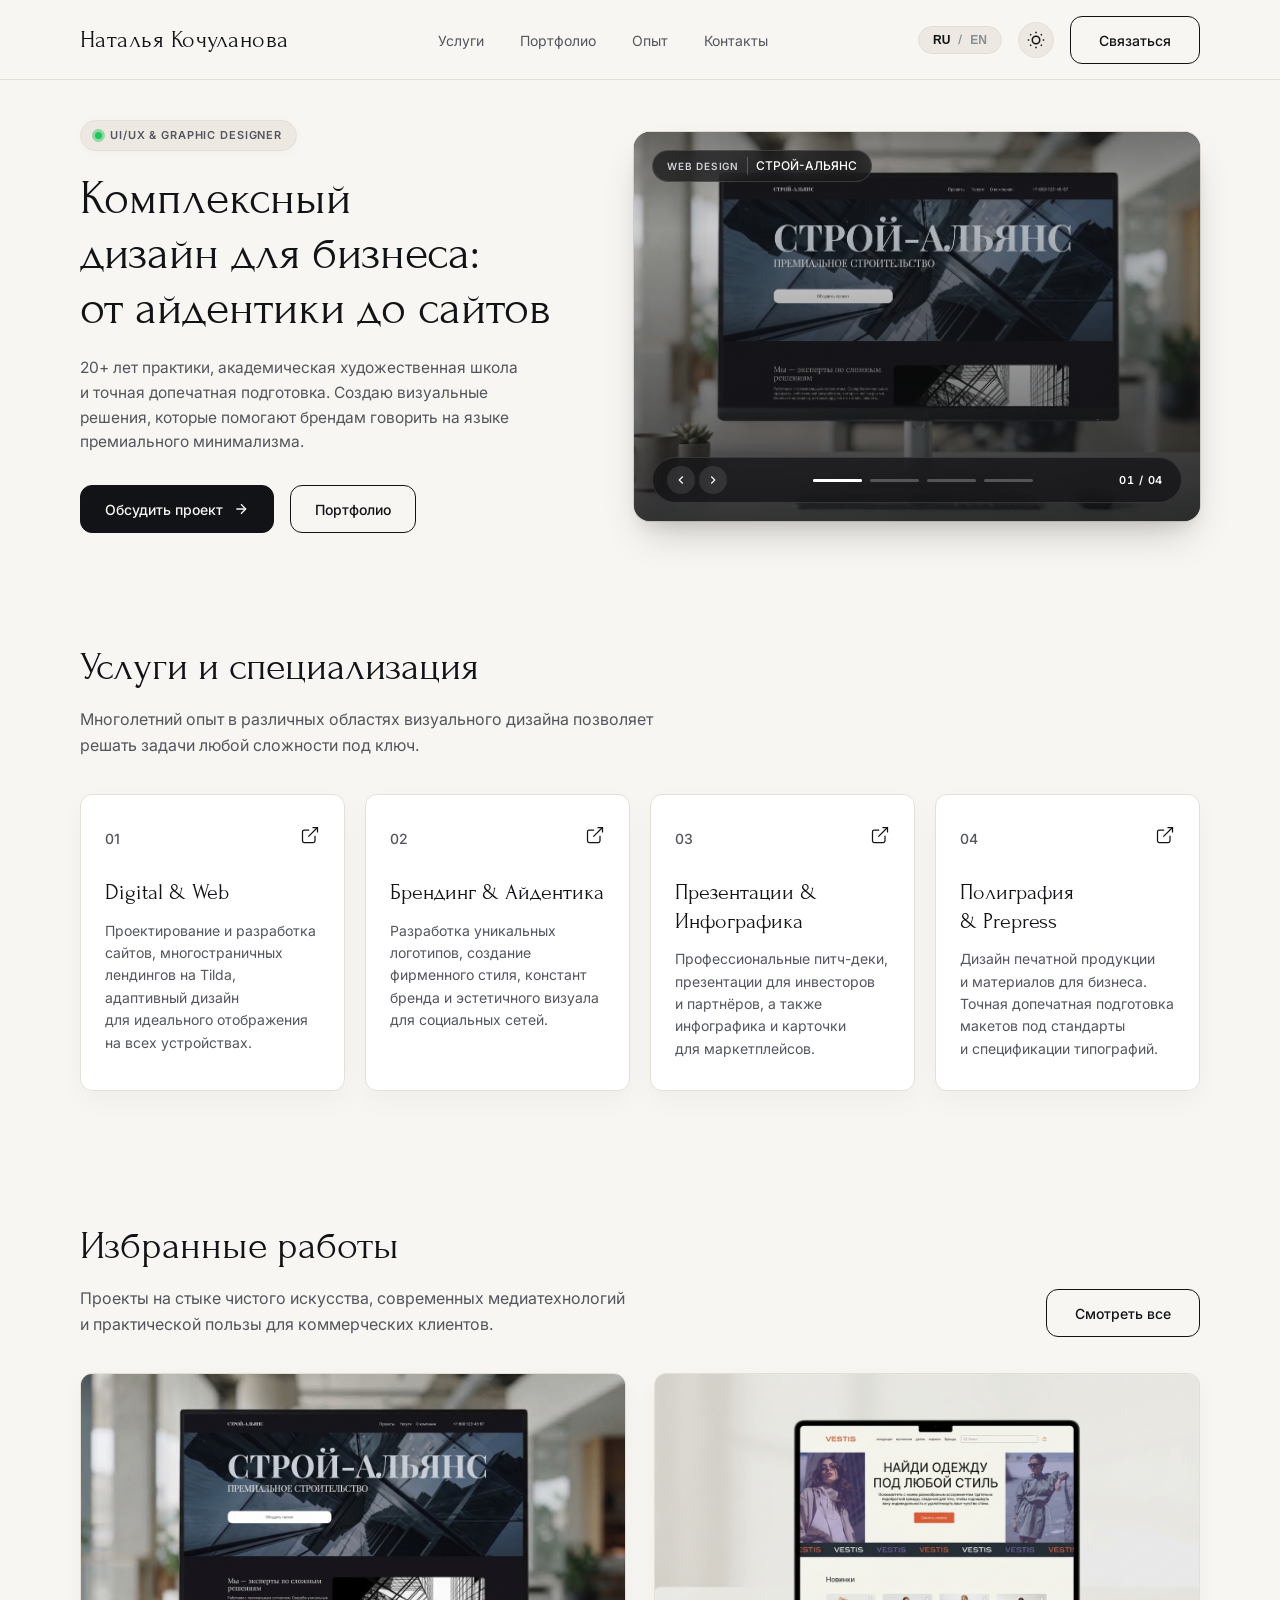
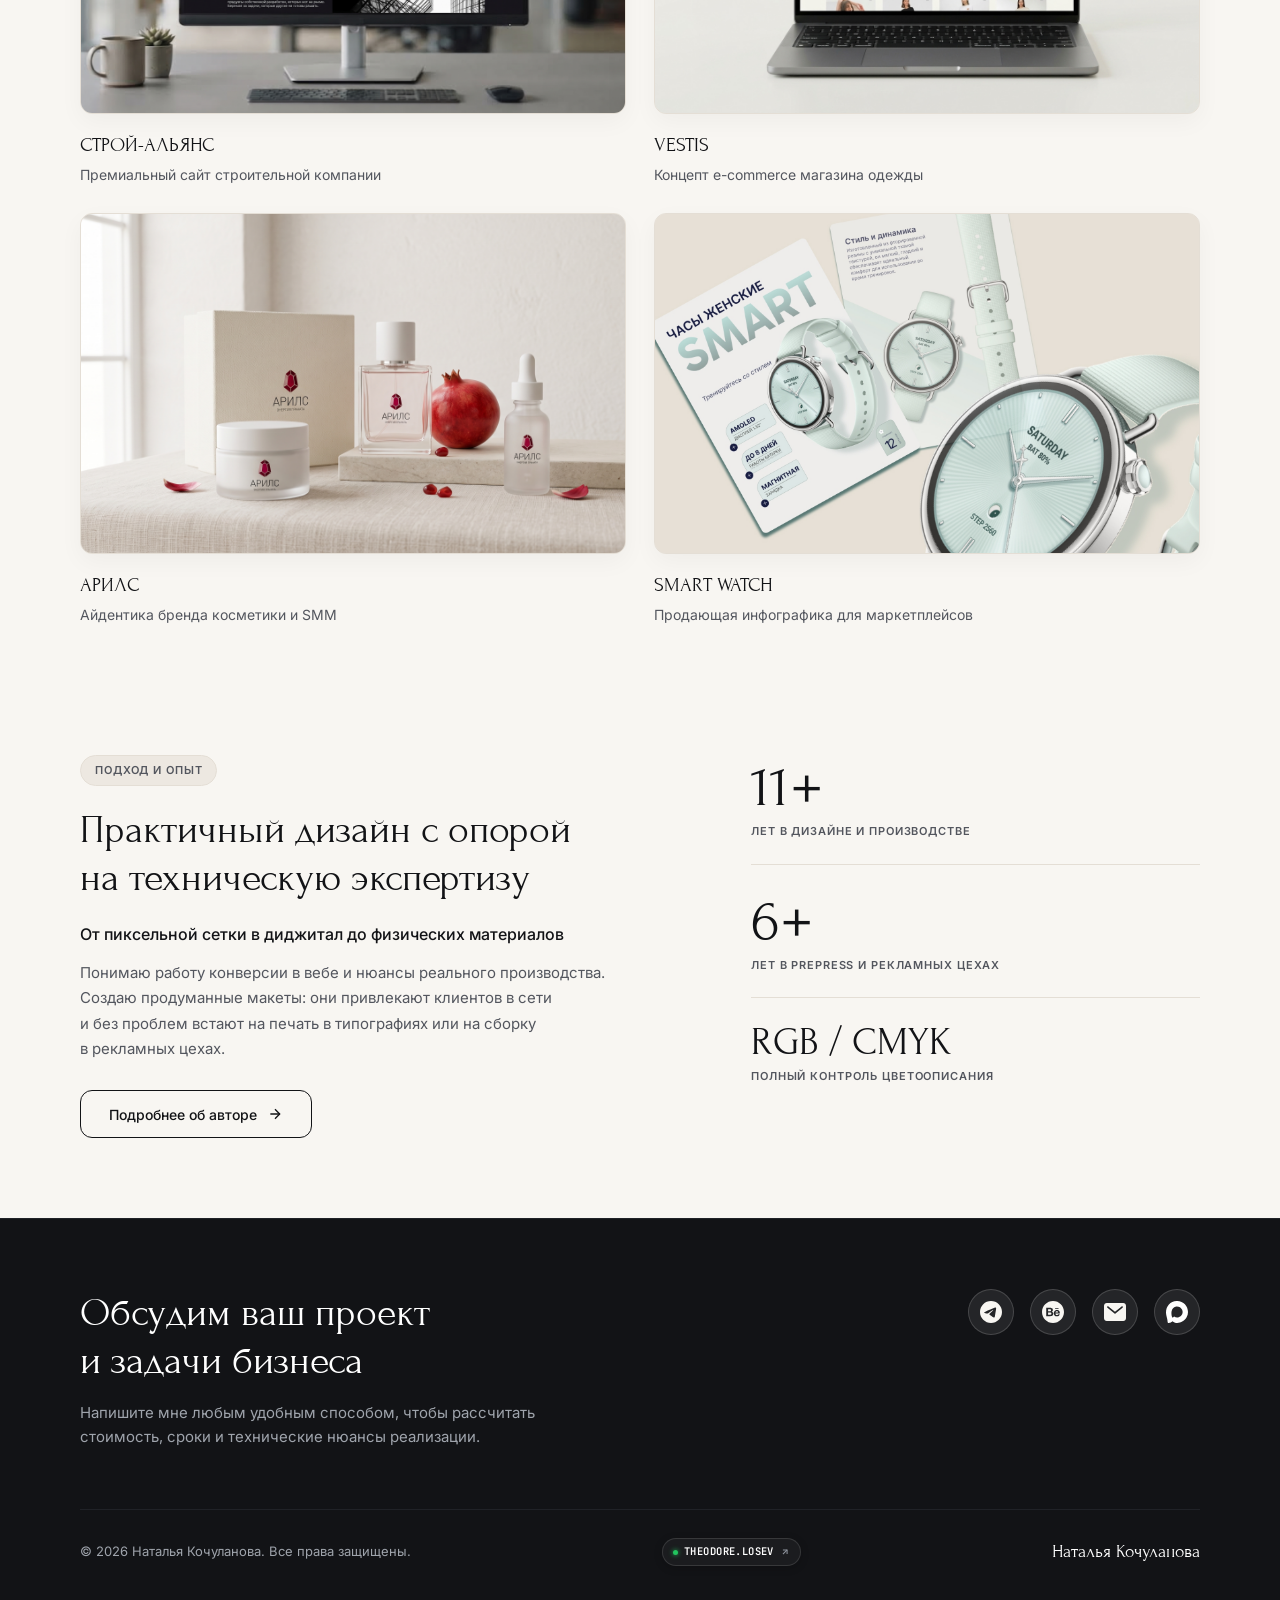
<file: index.html>
<!doctype html>
<html lang="ru" data-theme="light">

<head>
  <meta charset="UTF-8" />
  <meta name="viewport" content="width=device-width, initial-scale=1.0, maximum-scale=5.0" />
  <title>
    Наталья Кочуланова — Комплексный дизайн для бизнеса: сайты, айдентика,
    презентации
  </title>
  <meta name="description"
    content="Комплексный коммерческий дизайн для бизнеса от эксперта с 20+ годами опыта: проектирование и разработка сайтов, фирменный стиль, продающая инфографика и точная допечатная подготовка (prepress)." />
  <meta name="keywords"
    content="дизайн для бизнеса, разработка сайтов, tilda, айдентика, брендинг, инфографика маркетплейсы, полиграфия, prepress, наталья кочуланова, графический дизайнер" />
  <meta name="author" content="Наталья Кочуланова" />
  <meta name="robots" content="index, follow, max-snippet:-1, max-image-preview:large, max-video-preview:-1" />
  <link rel="canonical" href="https://nataliakochulanova.ru/" />

  <meta property="og:type" content="website" />
  <meta property="og:url" content="https://nataliakochulanova.ru/" />
  <meta property="og:site_name" content="Наталья Кочуланова — Дизайн для бизнеса" />
  <meta property="og:locale" content="ru_RU" />
  <meta property="og:title" content="Наталья Кочуланова — Комплексный дизайн для бизнеса" />
  <meta property="og:description"
    content="20+ лет практики, академическая художественная школа и точная допечатная подготовка. Веб-сайты, айдентика, презентации." />
  <meta property="og:image" content="https://nataliakochulanova.ru/vk-preview.jpg" />
  <meta property="og:image:secure_url" content="https://nataliakochulanova.ru/vk-preview.jpg" />
  <meta property="og:image:type" content="image/jpeg" />
  <meta property="og:image:width" content="1200" />
  <meta property="og:image:height" content="630" />
  <meta property="og:image:alt" content="Наталья Кочуланова — Комплексный коммерческий дизайн для бизнеса" />

  <meta property="vk:image" content="https://nataliakochulanova.ru/vk-preview.jpg" />

  <meta name="twitter:card" content="summary_large_image" />
  <meta name="twitter:title" content="Наталья Кочуланова — Комплексный дизайн для бизнеса" />
  <meta name="twitter:description"
    content="Комплексный дизайн для бизнеса: от айдентики до сайтов. 20+ лет практики." />
  <meta name="twitter:image" content="https://nataliakochulanova.ru/vk-preview.jpg" />

  <meta name="theme-color" content="#121316" />
  <meta name="format-detection" content="telephone=no" />

  <link rel="icon" type="image/svg+xml"
    href="data:image/svg+xml,%3Csvg xmlns='http://www.w3.org/2000/svg' viewBox='0 0 512 512'%3E%3Crect width='512' height='512' rx='120' fill='%23121316'/%3E%3Cpath d='M98 362V150h36l76 138V150h36v212h-34L136 222v140H98z' fill='%23FFFFFF'/%3E%3Cpath d='M270 150h36v126l62-72h46l-78 84 82 74h-48l-64-62v62h-36V150z' fill='%23A6AFBF'/%3E%3C/svg%3E" />
  <link rel="icon" type="image/svg+xml" href="logo.svg" />
  <link rel="icon" href="favicon.ico" sizes="any" />
  <link rel="apple-touch-icon" href="logo.svg" />

  <link rel="preconnect" href="https://fonts.googleapis.com" />
  <link rel="preconnect" href="https://fonts.gstatic.com" crossorigin />
  <link rel="dns-prefetch" href="https://api.web3forms.com" />
  <link
    href="https://fonts.googleapis.com/css2?family=Forum&family=Inter:wght@400;500;600;700&family=JetBrains+Mono:wght@500;600&display=swap"
    rel="stylesheet" />
  <link rel="stylesheet" href="style.css" />

  <script type="application/ld+json">
      {
        "@context": "https://schema.org",
        "@type": ["ProfessionalService", "Person"],
        "name": "Наталья Кочуланова",
        "url": "https://nataliakochulanova.ru/",
        "logo": "https://nataliakochulanova.ru/logo.svg",
        "image": "https://nataliakochulanova.ru/natalia.jpg",
        "description": "Комплексный дизайн для бизнеса: проектирование сайтов, айдентика, презентации, инфографика и допечатная подготовка с 20+ годами опыта.",
        "jobTitle": "Графический и Digital-дизайнер, Prepress-эксперт",
        "knowsAbout": [
          "Веб-дизайн",
          "UI/UX дизайн",
          "Tilda Publishing",
          "Брендинг и айдентика",
          "Инфографика для маркетплейсов",
          "Презентации для бизнеса",
          "Допечатная подготовка (Prepress)",
          "Полиграфия"
        ],
        "email": "mailto:kochulanova_nata@mail.ru",
        "sameAs": [
          "https://www.behance.net/0bb39ffb",
          "https://t.me/Kochulanova"
        ],
        "hasOfferCatalog": {
          "@type": "OfferCatalog",
          "name": "Услуги визуального дизайна",
          "itemListElement": [
            {
              "@type": "Offer",
              "itemOffered": {
                "@type": "Service",
                "name": "Digital & Web Design",
                "description": "Проектирование и разработка сайтов, многостраничных лендингов на Tilda."
              }
            },
            {
              "@type": "Offer",
              "itemOffered": {
                "@type": "Service",
                "name": "Брендинг & Айдентика",
                "description": "Разработка уникальных логотипов, создание фирменного стиля и брендбуков."
              }
            },
            {
              "@type": "Offer",
              "itemOffered": {
                "@type": "Service",
                "name": "Презентации & Инфографика",
                "description": "Питч-деки для инвесторов, карточки товаров для маркетплейсов."
              }
            },
            {
              "@type": "Offer",
              "itemOffered": {
                "@type": "Service",
                "name": "Полиграфия & Prepress",
                "description": "Точная допечатная подготовка макетов под стандарты типографий."
              }
            }
          ]
        }
      }
    </script>
</head>

<body>
  <div class="scroll-progress" id="scroll-progress"></div>
  <div class="custom-cursor-aura" id="cursor-aura" aria-hidden="true"></div>
  <div class="custom-cursor-dot" id="cursor-dot" aria-hidden="true"></div>

  <header class="header">
    <div class="container header__container">
      <a href="#" class="header__logo" data-magnetic data-i18n="author_name">Наталья Кочуланова</a>

      <nav class="header__nav js-nav" id="mobile-nav" aria-label="Главная навигация" aria-hidden="true">
        <ul class="header__menu">
          <li style="--nav-i: 1">
            <a href="#services" class="header__link" data-i18n="nav_services">Услуги</a>
          </li>
          <li style="--nav-i: 2">
            <a href="#portfolio" class="header__link" data-i18n="nav_portfolio">Портфолио</a>
          </li>
          <li style="--nav-i: 3">
            <a href="#about" class="header__link" data-i18n="nav_about">Опыт</a>
          </li>
          <li style="--nav-i: 4">
            <a href="#contacts" class="header__link" data-i18n="nav_contacts">Контакты</a>
          </li>
        </ul>

        <div class="header__nav-bottom">
          <div class="header__mobile-controls">
            <div class="lang-switch">
              <button type="button" class="lang-btn is-active" data-lang="ru">
                RU
              </button>
              <span class="lang-divider">/</span>
              <button type="button" class="lang-btn" data-lang="en">
                EN
              </button>
            </div>
            <button type="button" class="theme-toggle js-theme-toggle" aria-label="Сменить тему">
              <svg class="theme-icon theme-icon--sun" width="18" height="18" viewBox="0 0 24 24" fill="none"
                stroke="currentColor" stroke-width="2">
                <circle cx="12" cy="12" r="5"></circle>
                <line x1="12" y1="1" x2="12" y2="3"></line>
                <line x1="12" y1="21" x2="12" y2="23"></line>
                <line x1="4.22" y1="4.22" x2="5.64" y2="5.64"></line>
                <line x1="18.36" y1="18.36" x2="19.78" y2="19.78"></line>
                <line x1="1" y1="12" x2="3" y2="12"></line>
                <line x1="21" y1="12" x2="23" y2="12"></line>
                <line x1="4.22" y1="19.78" x2="5.64" y2="18.36"></line>
                <line x1="18.36" y1="5.64" x2="19.78" y2="4.22"></line>
              </svg>
              <svg class="theme-icon theme-icon--moon" width="18" height="18" viewBox="0 0 24 24" fill="none"
                stroke="currentColor" stroke-width="2">
                <path d="M21 12.79A9 9 0 1 1 11.21 3 7 7 0 0 0 21 12.79z"></path>
              </svg>
            </button>
          </div>

          <button class="btn btn--primary header__mobile-btn js-open-modal">
            <span data-i18n="btn_discuss">Обсудить проект</span>
            <svg class="btn__arrow" width="15" height="15" viewBox="0 0 24 24" fill="none" stroke="currentColor"
              stroke-width="2">
              <line x1="5" y1="12" x2="19" y2="12"></line>
              <polyline points="12 5 19 12 12 19"></polyline>
            </svg>
          </button>
        </div>
      </nav>

      <div class="header__actions">
        <div class="lang-switch header__desktop-control">
          <button type="button" class="lang-btn is-active" data-lang="ru">
            RU
          </button>
          <span class="lang-divider">/</span>
          <button type="button" class="lang-btn" data-lang="en">EN</button>
        </div>

        <button type="button" class="theme-toggle header__desktop-control js-theme-toggle" data-magnetic
          aria-label="Сменить тему">
          <svg class="theme-icon theme-icon--sun" width="18" height="18" viewBox="0 0 24 24" fill="none"
            stroke="currentColor" stroke-width="2">
            <circle cx="12" cy="12" r="5"></circle>
            <line x1="12" y1="1" x2="12" y2="3"></line>
            <line x1="12" y1="21" x2="12" y2="23"></line>
            <line x1="4.22" y1="4.22" x2="5.64" y2="5.64"></line>
            <line x1="18.36" y1="18.36" x2="19.78" y2="19.78"></line>
            <line x1="1" y1="12" x2="3" y2="12"></line>
            <line x1="21" y1="12" x2="23" y2="12"></line>
            <line x1="4.22" y1="19.78" x2="5.64" y2="18.36"></line>
            <line x1="18.36" y1="5.64" x2="19.78" y2="4.22"></line>
          </svg>
          <svg class="theme-icon theme-icon--moon" width="18" height="18" viewBox="0 0 24 24" fill="none"
            stroke="currentColor" stroke-width="2">
            <path d="M21 12.79A9 9 0 1 1 11.21 3 7 7 0 0 0 21 12.79z"></path>
          </svg>
        </button>

        <button class="btn btn--outline header__btn js-open-modal" data-magnetic data-i18n="btn_contact">
          Связаться
        </button>

        <button class="burger-btn js-burger" aria-label="Открыть меню" aria-expanded="false" aria-controls="mobile-nav">
          <span></span>
          <span></span>
        </button>
      </div>
    </div>
  </header>

  <main>
    <section class="hero">
      <div class="container hero__container">
        <div class="hero__content hero__content--enter">
          <span class="hero__badge"><span class="badge-dot"></span>UI/UX &amp; GRAPHIC DESIGNER</span>
          <h1 class="hero__title" data-i18n="hero_title">
            Комплексный дизайн для&nbsp;бизнеса: от&nbsp;айдентики
            до&nbsp;сайтов
          </h1>
          <p class="hero__subtitle" data-i18n="hero_subtitle">
            20+&nbsp;лет практики, академическая художественная школа
            и&nbsp;точная допечатная подготовка. Создаю визуальные решения,
            которые помогают брендам говорить на&nbsp;языке премиального
            минимализма.
          </p>
          <div class="hero__actions">
            <button class="btn btn--primary js-open-modal" data-magnetic>
              <span data-i18n="btn_discuss">Обсудить проект</span>
              <svg class="btn__arrow" width="16" height="16" viewBox="0 0 24 24" fill="none" stroke="currentColor"
                stroke-width="2">
                <line x1="5" y1="12" x2="19" y2="12"></line>
                <polyline points="12 5 19 12 12 19"></polyline>
              </svg>
            </button>
            <a href="#portfolio" class="btn btn--outline" data-magnetic data-i18n="btn_portfolio">
              Портфолио
            </a>
          </div>
        </div>

        <div class="hero__visual hero__visual--enter">
          <div class="hero__slider tilt-target" id="hero-slider">
            <div class="hero__slides">
              <div class="hero__slide is-active">
                <img src="stroi-alliance.jpg" alt="Веб-дизайн для строительной компании СТРОЙ-АЛЬЯНС"
                  class="hero__slide-image" fetchpriority="high" />
                <div class="hero__slide-badge">
                  <span class="hero__slide-tag">Web Design</span>
                  <span class="hero__slide-name">СТРОЙ-АЛЬЯНС</span>
                </div>
              </div>

              <div class="hero__slide">
                <img src="vestis.jpg" alt="E-Commerce концепт интернет-магазина VESTIS" class="hero__slide-image"
                  loading="lazy" />
                <div class="hero__slide-badge">
                  <span class="hero__slide-tag">E-Commerce</span>
                  <span class="hero__slide-name">VESTIS</span>
                </div>
              </div>

              <div class="hero__slide">
                <img src="arils.jpg" alt="Фирменный стиль и айдентика бренда косметики АРИЛС" class="hero__slide-image"
                  loading="lazy" />
                <div class="hero__slide-badge">
                  <span class="hero__slide-tag">Branding</span>
                  <span class="hero__slide-name">АРИЛС</span>
                </div>
              </div>

              <div class="hero__slide">
                <img src="smartwatch.jpg" alt="Инфографика для маркетплейсов SMART WATCH Xiaomi"
                  class="hero__slide-image" loading="lazy" />
                <div class="hero__slide-badge">
                  <span class="hero__slide-tag">Infographics</span>
                  <span class="hero__slide-name">SMART WATCH</span>
                </div>
              </div>
            </div>

            <div class="hero__slider-bar">
              <div class="hero__slider-nav">
                <button type="button" class="hero__slider-arrow js-slider-prev" aria-label="Предыдущий слайд">
                  <svg width="14" height="14" viewBox="0 0 24 24" fill="none" stroke="currentColor" stroke-width="2">
                    <polyline points="15 18 9 12 15 6"></polyline>
                  </svg>
                </button>
                <button type="button" class="hero__slider-arrow js-slider-next" aria-label="Следующий слайд">
                  <svg width="14" height="14" viewBox="0 0 24 24" fill="none" stroke="currentColor" stroke-width="2">
                    <polyline points="9 18 15 12 9 6"></polyline>
                  </svg>
                </button>
              </div>

              <div class="hero__slider-pagination">
                <button type="button" class="hero__slider-bullet is-active" data-index="0" aria-label="Слайд 1">
                  <span class="hero__slider-bullet-fill"></span>
                </button>
                <button type="button" class="hero__slider-bullet" data-index="1" aria-label="Слайд 2">
                  <span class="hero__slider-bullet-fill"></span>
                </button>
                <button type="button" class="hero__slider-bullet" data-index="2" aria-label="Слайд 3">
                  <span class="hero__slider-bullet-fill"></span>
                </button>
                <button type="button" class="hero__slider-bullet" data-index="3" aria-label="Слайд 4">
                  <span class="hero__slider-bullet-fill"></span>
                </button>
              </div>

              <div class="hero__slider-counter" id="slider-counter">
                01 / 04
              </div>
            </div>
          </div>
        </div>
      </div>
    </section>

    <section class="services" id="services">
      <div class="container">
        <div class="services__header reveal">
          <h2 class="section-title" data-i18n="services_title">
            Услуги и&nbsp;специализация
          </h2>
          <p class="section-subtitle" data-i18n="services_subtitle">
            Многолетний опыт в&nbsp;различных областях визуального дизайна
            позволяет решать задачи любой сложности под&nbsp;ключ.
          </p>
        </div>
        <div class="services__grid">
          <a href="https://www.behance.net/gallery/255481181/dizajn-lendinga-dlja-stroitelnoj-kompanii" target="_blank"
            rel="noopener noreferrer" class="service-card reveal tilt-target">
            <div class="service-card__top">
              <span class="service-card__number">01</span>
              <div class="service-card__icon">
                <svg width="20" height="20" viewBox="0 0 24 24" fill="none" stroke="currentColor" stroke-width="1.5">
                  <path d="M18 13v6a2 2 0 0 1-2 2H5a2 2 0 0 1-2-2V8a2 2 0 0 1 2-2h6"></path>
                  <polyline points="15 3 21 3 21 9"></polyline>
                  <line x1="10" y1="14" x2="21" y2="3"></line>
                </svg>
              </div>
            </div>
            <h3 class="service-card__title">Digital &amp; Web</h3>
            <p class="service-card__text" data-i18n="service_1_text">
              Проектирование и&nbsp;разработка сайтов, многостраничных
              лендингов на&nbsp;Tilda, адаптивный дизайн для&nbsp;идеального
              отображения на&nbsp;всех устройствах.
            </p>
          </a>

          <a href="https://www.behance.net/gallery/255492371/ARILS-Beauty-Brand-Identity-Social-Media-Banners"
            target="_blank" rel="noopener noreferrer" class="service-card reveal tilt-target">
            <div class="service-card__top">
              <span class="service-card__number">02</span>
              <div class="service-card__icon">
                <svg width="20" height="20" viewBox="0 0 24 24" fill="none" stroke="currentColor" stroke-width="1.5">
                  <path d="M18 13v6a2 2 0 0 1-2 2H5a2 2 0 0 1-2-2V8a2 2 0 0 1 2-2h6"></path>
                  <polyline points="15 3 21 3 21 9"></polyline>
                  <line x1="10" y1="14" x2="21" y2="3"></line>
                </svg>
              </div>
            </div>
            <h3 class="service-card__title" data-i18n="service_2_title">
              Брендинг &amp; Айдентика
            </h3>
            <p class="service-card__text" data-i18n="service_2_text">
              Разработка уникальных логотипов, создание фирменного стиля,
              констант бренда и&nbsp;эстетичного визуала для&nbsp;социальных
              сетей.
            </p>
          </a>

          <a href="https://www.behance.net/gallery/255485247/Wildberries-Infographics-Xiaomi-Watch-S4-Smartwatch"
            target="_blank" rel="noopener noreferrer" class="service-card reveal tilt-target">
            <div class="service-card__top">
              <span class="service-card__number">03</span>
              <div class="service-card__icon">
                <svg width="20" height="20" viewBox="0 0 24 24" fill="none" stroke="currentColor" stroke-width="1.5">
                  <path d="M18 13v6a2 2 0 0 1-2 2H5a2 2 0 0 1-2-2V8a2 2 0 0 1 2-2h6"></path>
                  <polyline points="15 3 21 3 21 9"></polyline>
                  <line x1="10" y1="14" x2="21" y2="3"></line>
                </svg>
              </div>
            </div>
            <h3 class="service-card__title" data-i18n="service_3_title">
              Презентации &amp; Инфографика
            </h3>
            <p class="service-card__text" data-i18n="service_3_text">
              Профессиональные питч-деки, презентации для&nbsp;инвесторов
              и&nbsp;партнёров, а&nbsp;также инфографика и&nbsp;карточки
              для&nbsp;маркетплейсов.
            </p>
          </a>

          <a href="https://www.behance.net/gallery/255490991/Creative-Ads-Social-Banners" target="_blank"
            rel="noopener noreferrer" class="service-card reveal tilt-target">
            <div class="service-card__top">
              <span class="service-card__number">04</span>
              <div class="service-card__icon">
                <svg width="20" height="20" viewBox="0 0 24 24" fill="none" stroke="currentColor" stroke-width="1.5">
                  <path d="M18 13v6a2 2 0 0 1-2 2H5a2 2 0 0 1-2-2V8a2 2 0 0 1 2-2h6"></path>
                  <polyline points="15 3 21 3 21 9"></polyline>
                  <line x1="10" y1="14" x2="21" y2="3"></line>
                </svg>
              </div>
            </div>
            <h3 class="service-card__title" data-i18n="service_4_title">
              Полиграфия &amp; Prepress
            </h3>
            <p class="service-card__text" data-i18n="service_4_text">
              Дизайн печатной продукции и&nbsp;материалов для&nbsp;бизнеса.
              Точная допечатная подготовка макетов под&nbsp;стандарты
              и&nbsp;спецификации типографий.
            </p>
          </a>
        </div>
      </div>
    </section>

    <section class="portfolio" id="portfolio">
      <div class="container">
        <div class="portfolio__header reveal">
          <div class="portfolio__heading">
            <h2 class="section-title" data-i18n="portfolio_title">
              Избранные работы
            </h2>
            <p class="section-subtitle" data-i18n="portfolio_subtitle">
              Проекты на&nbsp;стыке чистого искусства, современных
              медиатехнологий и&nbsp;практической пользы для&nbsp;коммерческих
              клиентов.
            </p>
          </div>
          <a href="https://disk.yandex.ru/d/Xmg36txc8Z6pYA" target="_blank" rel="noopener noreferrer"
            class="btn btn--outline portfolio__btn" data-magnetic data-i18n="btn_see_all">
            Смотреть все
          </a>
        </div>
        <div class="portfolio__grid">
          <a href="https://www.behance.net/gallery/255481181/dizajn-lendinga-dlja-stroitelnoj-kompanii" target="_blank"
            rel="noopener noreferrer" class="project-card reveal tilt-target">
            <div class="project-card__image-box">
              <img src="stroi-alliance.jpg" alt="Кейс веб-дизайна лендинга СТРОЙ-АЛЬЯНС" class="project-card__image"
                loading="lazy" />
            </div>
            <div class="project-card__content">
              <h3 class="project-card__title">СТРОЙ-АЛЬЯНС</h3>
              <p class="project-card__desc" data-i18n="proj_1_desc">
                Премиальный сайт строительной компании
              </p>
            </div>
          </a>

          <a href="https://www.behance.net/gallery/244099707/VESTIS-E-commerce-Website-Design" target="_blank"
            rel="noopener noreferrer" class="project-card reveal tilt-target">
            <div class="project-card__image-box">
              <img src="vestis.jpg" alt="Концепт интернет-магазина одежды VESTIS" class="project-card__image"
                loading="lazy" />
            </div>
            <div class="project-card__content">
              <h3 class="project-card__title">VESTIS</h3>
              <p class="project-card__desc" data-i18n="proj_2_desc">
                Концепт e-commerce магазина одежды
              </p>
            </div>
          </a>

          <a href="https://www.behance.net/gallery/255492371/ARILS-Beauty-Brand-Identity-Social-Media-Banners"
            target="_blank" rel="noopener noreferrer" class="project-card reveal tilt-target">
            <div class="project-card__image-box">
              <img src="arils.jpg" alt="Брендинг и баннеры для косметического бренда АРИЛС" class="project-card__image"
                loading="lazy" />
            </div>
            <div class="project-card__content">
              <h3 class="project-card__title">АРИЛС</h3>
              <p class="project-card__desc" data-i18n="proj_3_desc">
                Айдентика бренда косметики и&nbsp;SMM
              </p>
            </div>
          </a>

          <a href="https://www.behance.net/gallery/255485247/Wildberries-Infographics-Xiaomi-Watch-S4-Smartwatch"
            target="_blank" rel="noopener noreferrer" class="project-card reveal tilt-target">
            <div class="project-card__image-box">
              <img src="smartwatch.jpg" alt="Продающая инфографика Wildberries для Xiaomi Watch S4"
                class="project-card__image" loading="lazy" />
            </div>
            <div class="project-card__content">
              <h3 class="project-card__title">SMART WATCH</h3>
              <p class="project-card__desc" data-i18n="proj_4_desc">
                Продающая инфографика для&nbsp;маркетплейсов
              </p>
            </div>
          </a>
        </div>
      </div>
    </section>

    <section class="about" id="about">
      <div class="container about__container">
        <div class="about__left reveal">
          <span class="about__badge" data-i18n="about_badge">ПОДХОД И&nbsp;ОПЫТ</span>
          <h2 class="about__title" data-i18n="about_title">
            Практичный дизайн с&nbsp;опорой на&nbsp;техническую экспертизу
          </h2>
          <p class="about__lead" data-i18n="about_lead">
            От&nbsp;пиксельной сетки в&nbsp;диджитал до&nbsp;физических
            материалов
          </p>
          <p class="about__text" data-i18n="about_text">
            Понимаю работу конверсии в&nbsp;вебе и&nbsp;нюансы реального
            производства. Создаю продуманные макеты: они привлекают клиентов
            в&nbsp;сети и&nbsp;без&nbsp;проблем встают на&nbsp;печать
            в&nbsp;типографиях или&nbsp;на&nbsp;сборку в&nbsp;рекламных цехах.
          </p>
          <button type="button" class="btn btn--outline about__btn js-open-about-modal" data-magnetic>
            <span class="btn__text" data-i18n="btn_about_more">Подробнее об&nbsp;авторе</span>
            <svg class="btn__arrow" width="16" height="16" viewBox="0 0 24 24" fill="none" stroke="currentColor"
              stroke-width="2">
              <line x1="5" y1="12" x2="19" y2="12"></line>
              <polyline points="12 5 19 12 12 19"></polyline>
            </svg>
          </button>
        </div>

        <div class="about__right reveal">
          <div class="stat-item">
            <div class="stat-item__value">
              <span class="js-counter" data-target="20">0</span><span class="stat-item__suffix">+</span>
            </div>
            <p class="stat-item__label" data-i18n="stat_1_label">
              ЛЕТ В&nbsp;ДИЗАЙНЕ И&nbsp;ПРОИЗВОДСТВЕ
            </p>
          </div>

          <div class="stat-item">
            <div class="stat-item__value">
              <span class="js-counter" data-target="11">0</span><span class="stat-item__suffix">+</span>
            </div>
            <p class="stat-item__label" data-i18n="stat_2_label">
              ЛЕТ В&nbsp;PREPRESS И&nbsp;РЕКЛАМНЫХ ЦЕХАХ
            </p>
          </div>

          <div class="stat-item">
            <div class="stat-item__value stat-item__value--text">
              RGB / CMYK
            </div>
            <p class="stat-item__label" data-i18n="stat_3_label">
              ПОЛНЫЙ КОНТРОЛЬ ЦВЕТООПИСАНИЯ
            </p>
          </div>
        </div>
      </div>
    </section>
  </main>

  <footer class="footer" id="contacts">
    <div class="container footer__container">
      <div class="footer__top">
        <div class="footer__info reveal">
          <h2 class="footer__title" data-i18n="footer_title">
            Обсудим ваш проект и&nbsp;задачи бизнеса
          </h2>
          <p class="footer__subtitle" data-i18n="footer_subtitle">
            Напишите мне любым удобным способом, чтобы рассчитать стоимость,
            сроки и&nbsp;технические нюансы реализации.
          </p>
        </div>
        <div class="footer__socials reveal">
          <a href="https://t.me/Kochulanova" target="_blank" rel="noopener noreferrer" class="social-icon"
            aria-label="Написать Наталье в Telegram" data-magnetic>
            <img src="telegram.svg" alt="Telegram" class="social-icon__img" width="22" height="22" />
          </a>
          <a href="https://www.behance.net/0bb39ffb" target="_blank" rel="noopener noreferrer" class="social-icon"
            aria-label="Смотреть профиль на Behance" data-magnetic>
            <img src="behance.svg" alt="Behance" class="social-icon__img" width="22" height="22" />
          </a>
          <a href="mailto:kochulanova_nata@mail.ru" class="social-icon" aria-label="Отправить Email" data-magnetic>
            <img src="mail.svg" alt="Email" class="social-icon__img" width="22" height="22" />
          </a>
          <a href="https://max.ru/u/f9LHodD0cOK-RmuOq5lzSVgZ3cNn1aPtLSlQVpxC5IBOpIOSm9xRrmQgdhl" target="_blank"
            rel="noopener noreferrer" class="social-icon" aria-label="Связаться через MAX" data-magnetic>
            <img src="Max.svg" alt="MAX" class="social-icon__img" width="22" height="22" />
          </a>
        </div>
      </div>
      <div class="footer__bottom">
        <p class="footer__copy" data-i18n="footer_copy">
          &copy;&nbsp;2026 Наталья Кочуланова. Все права защищены.
        </p>

        <a href="https://theodorelosev.ru" target="_blank" rel="noopener noreferrer" class="dev-credit" data-magnetic
          aria-label="Сайт разработчика Theodore Losev">
          <span class="dev-credit__dot"></span>
          <span class="dev-credit__name">THEODORE.LOSEV</span>
          <svg class="dev-credit__arrow" width="10" height="10" viewBox="0 0 24 24" fill="none" stroke="currentColor"
            stroke-width="2.5">
            <line x1="7" y1="17" x2="17" y2="7"></line>
            <polyline points="7 7 17 7 17 17"></polyline>
          </svg>
        </a>

        <div class="footer__author" data-i18n="author_name">
          Наталья Кочуланова
        </div>
      </div>
    </div>
  </footer>

  <div class="modal" id="contact-modal" aria-hidden="true">
    <div class="modal__overlay js-close-modal"></div>
    <div class="modal__dialog">
      <button type="button" class="modal__close js-close-modal" aria-label="Закрыть окно">
        <svg width="14" height="14" viewBox="0 0 24 24" fill="none" stroke="currentColor" stroke-width="2">
          <line x1="18" y1="6" x2="6" y2="18"></line>
          <line x1="6" y1="6" x2="18" y2="18"></line>
        </svg>
      </button>

      <div class="modal__header">
        <h3 class="modal__title" data-i18n="modal_contact_title">
          Обсудить проект
        </h3>
        <p class="modal__subtitle" data-i18n="modal_contact_sub">
          Выберите направление и&nbsp;укажите контакт&nbsp;— я&nbsp;свяжусь
          с&nbsp;вами в&nbsp;течение 2–3&nbsp;часов с&nbsp;оценкой сроков.
        </p>
      </div>

      <form class="modal__form" id="lead-form">
        <input type="checkbox" name="botcheck" style="display: none !important" tabindex="-1" autocomplete="off" />
        <input type="hidden" name="service" id="selected-service" value="Веб-сайт" />

        <div class="form-group">
          <label class="form-label" data-i18n="label_direction">Направление проекта</label>
          <div class="service-chips" id="service-chips">
            <button type="button" class="chip is-active" data-value="Веб-сайт" data-i18n="chip_web">
              Веб-сайт
            </button>
            <button type="button" class="chip" data-value="Айдентика" data-i18n="chip_identity">
              Айдентика
            </button>
            <button type="button" class="chip" data-value="Инфографика" data-i18n="chip_infographics">
              Инфографика
            </button>
            <button type="button" class="chip" data-value="Полиграфия" data-i18n="chip_print">
              Полиграфия
            </button>
            <button type="button" class="chip" data-value="Комплекс" data-i18n="chip_complex">
              Комплекс
            </button>
            <button type="button" class="chip" data-value="Другое" data-i18n="chip_other">
              Другое
            </button>
          </div>
        </div>

        <div class="form-group">
          <label class="form-label" data-i18n="label_preferred_channel">Предпочитаемый способ связи</label>
          <div class="channel-tabs" id="channel-tabs">
            <button type="button" class="channel-tab is-active" data-channel="Telegram"
              data-placeholder="@username или телефон">
              Telegram
            </button>
            <button type="button" class="channel-tab" data-channel="MAX" data-placeholder="Ссылка или телефон">
              MAX
            </button>
            <button type="button" class="channel-tab" data-channel="Gmail" data-placeholder="name@gmail.com">
              Gmail
            </button>
          </div>
        </div>
        <input type="hidden" name="channel" id="selected-channel" value="Telegram" />

        <div class="form-row">
          <div class="form-group">
            <label for="user-name" class="form-label" data-i18n="label_name">Ваше имя *</label>
            <input type="text" id="user-name" name="name" class="form-input" placeholder="Александр" required
              autocomplete="name" data-i18n-placeholder="placeholder_name" />
          </div>
          <div class="form-group">
            <label for="user-contact" class="form-label" data-i18n="label_contact">Контакт *</label>
            <input type="text" id="user-contact" name="contact" class="form-input" placeholder="@username или телефон"
              required data-i18n-placeholder="placeholder_contact" />
          </div>
        </div>

        <div class="form-group">
          <label for="user-msg" class="form-label" data-i18n="label_task">О задаче (необязательно)</label>
          <textarea id="user-msg" name="message" class="form-textarea" rows="3"
            placeholder="Сроки, задачи, ссылки на референсы или ТЗ..."
            data-i18n-placeholder="placeholder_task"></textarea>
        </div>

        <div class="modal__actions">
          <button type="submit" class="btn btn--primary modal__submit">
            <span class="btn__text" data-i18n="btn_submit_lead">Отправить заявку</span>
            <svg class="btn__arrow" width="16" height="16" viewBox="0 0 24 24" fill="none" stroke="currentColor"
              stroke-width="2">
              <line x1="5" y1="12" x2="19" y2="12"></line>
              <polyline points="12 5 19 12 12 19"></polyline>
            </svg>
            <span class="btn__loader"></span>
          </button>
          <div class="form-status" id="form-status"></div>
          <p class="form-privacy" data-i18n="privacy_notice">
            Нажимая кнопку, вы подтверждаете согласие на&nbsp;конфиденциальную
            обработку контактных данных.
          </p>
        </div>
      </form>
    </div>
  </div>

  <div class="modal modal--about" id="about-modal" aria-hidden="true">
    <div class="modal__overlay js-close-modal"></div>
    <div class="modal__dialog modal__dialog--about">
      <button type="button" class="modal__close js-close-modal" aria-label="Закрыть окно">
        <svg width="14" height="14" viewBox="0 0 24 24" fill="none" stroke="currentColor" stroke-width="2">
          <line x1="18" y1="6" x2="6" y2="18"></line>
          <line x1="6" y1="6" x2="18" y2="18"></line>
        </svg>
      </button>

      <div class="about-modal__grid">
        <div class="about-modal__aside">
          <div class="about-modal__photo-box">
            <img src="natalia.jpg" alt="Наталья Кочуланова — Дизайнер и Prepress-эксперт" class="about-modal__photo" />
          </div>
          <div class="about-modal__meta">
            <div class="about-modal__meta-block">
              <span class="about-modal__meta-label" data-i18n="about_meta_edu">Образование</span>
              <p class="about-modal__meta-text" data-i18n="about_edu_1">
                ЧГУ &bull;&nbsp;ИЗО и&nbsp;черчение
              </p>
              <p class="about-modal__meta-sub" data-i18n="about_edu_2">
                Школа «Логомашина» &bull;&nbsp;Digital-дизайн
              </p>
            </div>
            <div class="about-modal__meta-block">
              <span class="about-modal__meta-label" data-i18n="about_meta_exp">Опыт в&nbsp;индустрии</span>
              <p class="about-modal__meta-text" data-i18n="about_exp_val">
                20+&nbsp;лет практики &bull;&nbsp;150+&nbsp;проектов
              </p>
            </div>
          </div>
        </div>

        <div class="about-modal__main">
          <div class="about-modal__header">
            <h3 class="about-modal__name" data-i18n="author_name">
              Наталья Кочуланова
            </h3>
            <p class="about-modal__role" data-i18n="about_role">
              Графический &amp; Digital-дизайнер &bull;&nbsp;Prepress-эксперт
            </p>
          </div>

          <div class="about-modal__desc">
            <p class="about-modal__lead" data-i18n="about_lead_full">
              Академическое художественное образование (ЧГУ) в&nbsp;сочетании
              с&nbsp;многолетним опытом в&nbsp;реальном производстве рекламных
              цехов и&nbsp;типографий.
            </p>
            <p class="about-modal__text" data-i18n="about_text_full">
              Свободно объединяю технологические стандарты физических
              материалов (prepress, спуски полос, фрезеровка, плоттерная
              резка) с&nbsp;современным цифровым дизайном (UI/UX, Tilda
              Z-Block, инфографика, бизнес-презентации). Для&nbsp;генерации
              уникальных арт-активов и&nbsp;ускорения рутинных этапов активно
              использую Midjourney и&nbsp;ChatGPT.
            </p>
          </div>

          <div class="about-modal__block">
            <h4 class="about-modal__title" data-i18n="about_skills_title">
              Ключевые компетенции
            </h4>
            <div class="about-modal__cards">
              <div class="about-card">
                <div class="about-card__tag">Web &amp; UI</div>
                <h5 class="about-card__title">Digital &amp; Web</h5>
                <p class="about-card__text" data-i18n="about_card_1">
                  Проектирование в&nbsp;Figma, верстка лендингов
                  на&nbsp;Tilda, продающая инфографика и&nbsp;карточки
                  для&nbsp;маркетплейсов, 150+&nbsp;питч-деков
                  и&nbsp;презентаций для&nbsp;EdTech и&nbsp;бизнеса.
                </p>
              </div>
              <div class="about-card">
                <div class="about-card__tag">Print</div>
                <h5 class="about-card__title" data-i18n="service_4_title">
                  Полиграфия &amp; Prepress
                </h5>
                <p class="about-card__text" data-i18n="about_card_2">
                  Владение Adobe Photoshop и&nbsp;CorelDRAW. Допечатная
                  подготовка любой сложности под&nbsp;стандарты производств:
                  CMYK, УФ-печать, плоттерная резка, точные контуры.
                </p>
              </div>
              <div class="about-card">
                <div class="about-card__tag">Identity</div>
                <h5 class="about-card__title" data-i18n="about_card_3_title">
                  Брендинг &amp; Носители
                </h5>
                <p class="about-card__text" data-i18n="about_card_3">
                  Логотипы, бренд-константы, навигационные интерьерные
                  системы, комплексный дизайн оформления фасадов
                  и&nbsp;брендирования автотранспорта.
                </p>
              </div>
              <div class="about-card">
                <div class="about-card__tag">Art</div>
                <h5 class="about-card__title" data-i18n="about_card_4_title">
                  Арт-дирекшн
                </h5>
                <p class="about-card__text" data-i18n="about_card_4">
                  Профессиональный контроль цвета, типографики и&nbsp;иерархии
                  композиции, опыт руководства художественным отделением
                  и&nbsp;кураторства выставочных экспозиций.
                </p>
              </div>
            </div>
          </div>

          <div class="about-modal__block">
            <h4 class="about-modal__title" data-i18n="about_work_title">
              Опыт работы
            </h4>
            <div class="about-timeline">
              <div class="about-timeline__item">
                <span class="about-timeline__period" data-i18n="timeline_1_period">2022&nbsp;— настоящее время</span>
                <div class="about-timeline__info">
                  <h5 class="about-timeline__role" data-i18n="timeline_1_role">
                    Digital-дизайнер / Фриланс
                  </h5>
                  <p class="about-timeline__desc" data-i18n="timeline_1_desc">
                    Разработка коммерческой графики, сайтов на&nbsp;Tilda,
                    баннеров и&nbsp;интерфейсов. Курс продуктового дизайна
                    в&nbsp;«Логомашине» (2025–2026).
                  </p>
                </div>
              </div>
              <div class="about-timeline__item">
                <span class="about-timeline__period" data-i18n="timeline_palme_period">2021&nbsp;— 2022</span>
                <div class="about-timeline__info">
                  <h5 class="about-timeline__role" data-i18n="timeline_palme_role">
                    Graphic Designer / Palme School (Канада)
                  </h5>
                  <p class="about-timeline__desc" data-i18n="timeline_palme_desc">
                    Создание 150+&nbsp;презентаций по&nbsp;гайдлайнам,
                    стилизация иллюстраций для&nbsp;канадской онлайн-школы.
                  </p>
                </div>
              </div>
              <div class="about-timeline__item">
                <span class="about-timeline__period" data-i18n="timeline_2_period">2013&nbsp;— 2026</span>
                <div class="about-timeline__info">
                  <h5 class="about-timeline__role" data-i18n="timeline_2_role">
                    Руководитель художественного отделения / Арт-консультант
                  </h5>
                  <p class="about-timeline__desc" data-i18n="timeline_2_desc">
                    Руководство выставочной деятельностью и&nbsp;визуальным
                    стилем крупных арт-событий. Экспертный контроль композиции
                    и&nbsp;цветового пространства.
                  </p>
                </div>
              </div>
              <div class="about-timeline__item">
                <span class="about-timeline__period" data-i18n="timeline_3_period">2002&nbsp;— 2013</span>
                <div class="about-timeline__info">
                  <h5 class="about-timeline__role" data-i18n="timeline_3_role">
                    Дизайнер-технолог / Prepress-специалист (РА&nbsp;«Прорыв»,
                    ЗАО&nbsp;«ЦРТ»)
                  </h5>
                  <p class="about-timeline__desc" data-i18n="timeline_3_desc">
                    Рекламная поддержка ХК&nbsp;«Северсталь» и&nbsp;сети
                    «Мори-Синема». Проектирование наружной и&nbsp;интерьерной
                    рекламы: от&nbsp;векторных чертежей до&nbsp;сборки
                    в&nbsp;цехах и&nbsp;монтажа.
                  </p>
                </div>
              </div>
            </div>
          </div>

          <div class="about-modal__block">
            <h4 class="about-modal__title" data-i18n="about_tools_title">
              Инструменты и&nbsp;технологии
            </h4>
            <div class="about-tags">
              <span class="about-tag">Figma</span>
              <span class="about-tag">Adobe Photoshop</span>
              <span class="about-tag">CorelDRAW</span>
              <span class="about-tag">Tilda (Z-Block)</span>
              <span class="about-tag">Prepress / CMYK</span>
              <span class="about-tag">Midjourney</span>
              <span class="about-tag">ChatGPT</span>
            </div>
          </div>

          <div class="about-modal__action">
            <button type="button" class="btn btn--primary js-about-to-contact" data-magnetic>
              <span data-i18n="btn_discuss_author">Обсудить проект с&nbsp;автором</span>
              <svg class="btn__arrow" width="16" height="16" viewBox="0 0 24 24" fill="none" stroke="currentColor"
                stroke-width="2">
                <line x1="5" y1="12" x2="19" y2="12"></line>
                <polyline points="12 5 19 12 12 19"></polyline>
              </svg>
            </button>
          </div>
        </div>
      </div>
    </div>
  </div>

  <script src="script.js"></script>
</body>

</html>
</file>
<file: style.css>
:root {
  --bg-primary: #f8f6f2;
  --bg-card: #ffffff;
  --bg-badge: #ede8e1;
  --bg-header: rgba(248, 246, 242, 0.94);
  --text-dark: #121316;
  --text-muted: #53565e;
  --text-dim: #888d96;
  --border-light: #e4ded5;
  --border-card: #e5dfd6;
  --btn-primary-bg: #121316;
  --btn-primary-text: #f8f6f2;
  --btn-primary-hover: #262c37;
  --btn-glow-shadow: 0 10px 24px rgba(38, 44, 55, 0.16);
  --slider-active: #ffffff;
  --footer-bg: #121316;
  --footer-title: #ffffff;
  --footer-text: #9fa4ac;
  --footer-border: #202227;
  --shadow-card: 0 10px 26px rgba(0, 0, 0, 0.035);
  --shadow-modal: 0 28px 70px rgba(0, 0, 0, 0.28);
  --font-serif: "Forum", serif;
  --font-sans: "Inter", sans-serif;
  --transition-fast: 0.24s cubic-bezier(0.16, 1, 0.3, 1);
  --transition-smooth: 0.6s cubic-bezier(0.16, 1, 0.3, 1);
}

[data-theme="dark"] {
  --bg-primary: #0e0f12;
  --bg-card: #16181c;
  --bg-badge: #1f2127;
  --bg-header: rgba(14, 15, 18, 0.92);
  --text-dark: #f8f7f4;
  --text-muted: #9fa4ac;
  --text-dim: #6a6f77;
  --border-light: #24262d;
  --border-card: #22242a;
  --btn-primary-bg: #f8f7f4;
  --btn-primary-text: #121316;
  --btn-primary-hover: #d2d6df;
  --btn-glow-shadow: 0 10px 28px rgba(210, 214, 223, 0.2);
  --slider-active: #ffffff;
  --footer-bg: #090a0c;
  --footer-title: #ffffff;
  --footer-text: #8e939d;
  --footer-border: #18191d;
  --shadow-card: 0 12px 30px rgba(0, 0, 0, 0.35);
  --shadow-modal: 0 32px 80px rgba(0, 0, 0, 0.7);
}

*,
*::before,
*::after {
  box-sizing: border-box;
  margin: 0;
  padding: 0;
}

html,
body,
.modal__dialog,
.modal__dialog--about,
.header__nav {
  scrollbar-width: thin;
  scrollbar-color: rgba(120, 126, 138, 0.38) transparent;
}

::-webkit-scrollbar {
  width: 6px;
  height: 6px;
}

::-webkit-scrollbar-track {
  background: transparent;
}

::-webkit-scrollbar-thumb {
  background: rgba(120, 126, 138, 0.34);
  border-radius: 99px;
  border: 1px solid transparent;
  background-clip: padding-box;
  transition: background-color var(--transition-fast);
}

::-webkit-scrollbar-thumb:hover {
  background: rgba(120, 126, 138, 0.68);
}

::-webkit-scrollbar-button {
  display: none !important;
  width: 0 !important;
  height: 0 !important;
}

html {
  scroll-behavior: smooth;
  overflow-x: clip;
}

body {
  background-color: var(--bg-primary);
  color: var(--text-dark);
  font-family: var(--font-sans);
  -webkit-font-smoothing: antialiased;
  -moz-osx-font-smoothing: grayscale;
  line-height: 1.5;
  overflow-x: clip;
  width: 100%;
  position: relative;
  padding-top: 80px;
  text-rendering: optimizeLegibility;
  transition:
    background-color var(--transition-fast),
    color var(--transition-fast);
}

@media (hover: hover) and (pointer: fine) {
  body,
  a,
  button,
  input,
  textarea,
  .service-card,
  .project-card,
  .chip,
  .channel-tab {
    cursor: none !important;
  }
}

.scroll-progress {
  position: fixed;
  top: 0;
  left: 0;
  height: 3px;
  width: 0%;
  background: linear-gradient(90deg, #262c37, #7d8597, #121316);
  z-index: 1001;
  transition: width 0.08s linear;
}

[data-theme="dark"] .scroll-progress {
  background: linear-gradient(90deg, #f8f7f4, #8b92a2, #474f60);
}

.custom-cursor-dot {
  position: fixed;
  top: 0;
  left: 0;
  width: 7px;
  height: 7px;
  background-color: var(--text-dark);
  border-radius: 50%;
  pointer-events: none;
  z-index: 9999;
  will-change: transform, opacity;
  transform: translate3d(-100px, -100px, 0) translate(-50%, -50%);
  transition:
    opacity 0.2s ease,
    background-color var(--transition-fast),
    transform 0.15s cubic-bezier(0.16, 1, 0.3, 1);
}

.custom-cursor-aura {
  position: fixed;
  top: 0;
  left: 0;
  width: 36px;
  height: 36px;
  border-radius: 50%;
  border: 1.5px solid rgba(18, 19, 22, 0.3);
  background-color: rgba(18, 19, 22, 0.02);
  pointer-events: none;
  z-index: 9998;
  will-change: transform, width, height, border-color, background-color;
  transform: translate3d(-100px, -100px, 0) translate(-50%, -50%);
  transition:
    width 0.3s cubic-bezier(0.16, 1, 0.3, 1),
    height 0.3s cubic-bezier(0.16, 1, 0.3, 1),
    border-color var(--transition-fast),
    background-color var(--transition-fast),
    opacity 0.25s ease;
}

[data-theme="dark"] .custom-cursor-aura {
  border-color: rgba(248, 247, 244, 0.32);
  background-color: rgba(248, 247, 244, 0.025);
}

.custom-cursor-aura.is-hovering {
  width: 58px;
  height: 58px;
  border-color: var(--text-dark);
  background-color: rgba(38, 44, 55, 0.06);
  box-shadow: 0 0 16px rgba(0, 0, 0, 0.04);
}

[data-theme="dark"] .custom-cursor-aura.is-hovering {
  background-color: rgba(255, 255, 255, 0.08);
  box-shadow: 0 0 20px rgba(255, 255, 255, 0.06);
}

.custom-cursor-dot.is-hovering {
  transform: translate3d(-100px, -100px, 0) translate(-50%, -50%) scale(0.6);
  opacity: 0.6;
}

.custom-cursor-aura.is-clicking {
  transform: translate3d(var(--cx, -100px), var(--cy, -100px), 0)
    translate(-50%, -50%) scale(0.82);
}

.custom-cursor-dot.is-hidden,
.custom-cursor-aura.is-hidden {
  opacity: 0;
}

@media (hover: none), (pointer: coarse) {
  .custom-cursor-dot,
  .custom-cursor-aura {
    display: none !important;
  }
}

.container {
  width: 100%;
  max-width: 1440px;
  margin: 0 auto;
  padding: 0 80px;
  position: relative;
  z-index: 2;
}

a {
  text-decoration: none;
  color: inherit;
}

ul {
  list-style: none;
}

img {
  max-width: 100%;
  height: auto;
  display: block;
}

#services,
#portfolio,
#about,
#contacts {
  scroll-margin-top: 100px;
}

.section-title {
  font-family: var(--font-serif);
  font-size: 40px;
  font-weight: 400;
  line-height: 1.2;
  color: var(--text-dark);
  margin-bottom: 16px;
  text-wrap: balance;
}

.section-subtitle {
  font-size: 16px;
  line-height: 1.6;
  color: var(--text-muted);
  max-width: 600px;
  text-wrap: pretty;
}

.btn {
  display: inline-flex;
  align-items: center;
  justify-content: center;
  gap: 10px;
  position: relative;
  height: 48px;
  padding: 0 28px;
  box-sizing: border-box;
  font-family: var(--font-sans);
  font-size: 14px;
  font-weight: 500;
  border-radius: 12px;
  cursor: pointer;
  border: 1px solid transparent;
  outline: none;
  overflow: hidden;
  will-change: transform;
  transition:
    background-color var(--transition-fast),
    color var(--transition-fast),
    border-color var(--transition-fast),
    box-shadow var(--transition-fast);
}

.btn::after {
  content: "";
  position: absolute;
  top: 0;
  left: -130%;
  width: 65%;
  height: 100%;
  background: linear-gradient(
    90deg,
    transparent,
    rgba(255, 255, 255, 0.22),
    transparent
  );
  transform: skewX(-22deg);
  transition: left 0.65s cubic-bezier(0.16, 1, 0.3, 1);
  pointer-events: none;
}

.btn:hover::after {
  left: 160%;
}

.btn:active {
  transform: scale(0.98);
}

.btn__arrow {
  display: inline-flex;
  align-items: center;
  justify-content: center;
  flex-shrink: 0;
  line-height: 1;
  transition: transform 0.25s cubic-bezier(0.16, 1, 0.3, 1);
}

.btn:hover .btn__arrow {
  transform: translateX(3px);
}

.btn--primary {
  background-color: var(--btn-primary-bg) !important;
  color: var(--btn-primary-text) !important;
  border-color: var(--btn-primary-bg) !important;
}

.btn--primary:hover {
  background-color: var(--btn-primary-hover) !important;
  border-color: var(--btn-primary-hover) !important;
  color: #ffffff !important;
  box-shadow: var(--btn-glow-shadow);
}

[data-theme="dark"] .btn--primary:hover {
  color: #121316 !important;
}

.btn--outline {
  background-color: transparent;
  color: var(--text-dark);
  border-color: var(--text-dark);
  border-radius: 12px;
}

.btn--outline:hover {
  background-color: var(--btn-primary-bg);
  border-color: var(--btn-primary-bg);
  color: var(--btn-primary-text);
}

.header {
  position: fixed;
  top: 0;
  left: 0;
  width: 100%;
  height: 80px;
  background-color: var(--bg-header);
  backdrop-filter: blur(16px);
  -webkit-backdrop-filter: blur(16px);
  border-bottom: 1px solid var(--border-light);
  display: flex;
  align-items: center;
  z-index: 600;
  transition:
    height var(--transition-fast),
    background-color var(--transition-fast),
    border-color var(--transition-fast),
    box-shadow var(--transition-fast);
}

.header.is-scrolled {
  height: 68px;
  box-shadow: 0 6px 20px rgba(0, 0, 0, 0.04);
}

[data-theme="dark"] .header.is-scrolled {
  box-shadow: 0 6px 20px rgba(0, 0, 0, 0.35);
}

.header__container {
  display: flex;
  align-items: center;
  justify-content: space-between;
}

.header__logo {
  font-family: var(--font-serif);
  font-size: 24px;
  font-weight: 400;
  letter-spacing: 0.02em;
  color: var(--text-dark);
  text-decoration: none;
  z-index: 650;
  display: inline-block;
  will-change: transform;
  transition:
    opacity var(--transition-fast),
    color var(--transition-fast);
}

.header__logo:hover {
  opacity: 0.85;
}

.header__menu {
  display: flex;
  align-items: center;
  gap: 36px;
}

.header__link {
  font-size: 14px;
  color: var(--text-muted);
  position: relative;
  transition: color var(--transition-fast);
}

.header__link::after {
  content: "";
  position: absolute;
  bottom: -4px;
  left: 0;
  width: 0;
  height: 1px;
  background-color: var(--text-dark);
  transition: width 0.3s cubic-bezier(0.16, 1, 0.3, 1);
}

.header__link:hover {
  color: var(--text-dark);
}

.header__link:hover::after {
  width: 100%;
}

.header__actions {
  display: flex;
  align-items: center;
  gap: 16px;
  z-index: 650;
}

.lang-switch {
  display: inline-flex;
  align-items: center;
  gap: 4px;
  background-color: var(--bg-badge);
  border: 1px solid var(--border-light);
  padding: 4px 10px;
  border-radius: 20px;
  font-size: 12px;
  font-weight: 600;
  transition: border-color var(--transition-fast);
}

.lang-switch:hover {
  border-color: var(--text-muted);
}

.lang-btn {
  background: none;
  border: none;
  color: var(--text-dim);
  font-size: 12px;
  font-weight: 600;
  cursor: pointer;
  padding: 2px 4px;
  transition: color var(--transition-fast);
}

.lang-btn.is-active {
  color: var(--text-dark);
}

.lang-btn:hover {
  color: var(--text-dark);
}

.lang-divider {
  color: var(--text-dim);
  font-size: 11px;
}

.theme-toggle {
  width: 36px;
  height: 36px;
  border-radius: 50%;
  border: 1px solid var(--border-light);
  background-color: var(--bg-badge);
  color: var(--text-dark);
  display: inline-flex;
  align-items: center;
  justify-content: center;
  cursor: pointer;
  will-change: transform;
  transition:
    background-color var(--transition-fast),
    border-color var(--transition-fast);
}

.theme-toggle:hover {
  border-color: var(--text-dark);
}

.theme-icon--moon {
  display: none;
}

[data-theme="dark"] .theme-icon--sun {
  display: none;
}

[data-theme="dark"] .theme-icon--moon {
  display: block;
}

.header__nav-bottom {
  display: none;
}

.burger-btn {
  display: none;
  background: none;
  border: none;
  width: 32px;
  height: 24px;
  flex-direction: column;
  justify-content: space-between;
  cursor: pointer;
  padding: 4px 0;
  z-index: 650;
  position: relative;
}

.burger-btn span {
  display: block;
  width: 100%;
  height: 2px;
  background-color: var(--text-dark);
  transition:
    transform 0.3s cubic-bezier(0.16, 1, 0.3, 1),
    opacity 0.2s ease;
  transform-origin: center;
}

.burger-btn.is-active span:first-child {
  transform: translateY(7px) rotate(45deg);
}

.burger-btn.is-active span:last-child {
  transform: translateY(-7px) rotate(-45deg);
}

.hero {
  padding: 40px 0 60px;
}

.hero__container {
  display: grid;
  grid-template-columns: 1fr 1.12fr;
  gap: 48px;
  align-items: center;
}

.hero__content {
  display: flex;
  flex-direction: column;
  align-items: flex-start;
}

.hero__content--enter {
  animation: heroFadeIn 0.85s cubic-bezier(0.16, 1, 0.3, 1) forwards;
}

.hero__visual--enter {
  animation: heroFadeIn 1s cubic-bezier(0.16, 1, 0.3, 1) 0.12s backwards;
}

@keyframes heroFadeIn {
  from {
    opacity: 0;
    transform: translateY(20px);
  }
  to {
    opacity: 1;
    transform: translateY(0);
  }
}

.hero__badge {
  display: inline-flex;
  align-items: center;
  gap: 8px;
  font-size: 11px;
  font-weight: 600;
  letter-spacing: 0.08em;
  color: var(--text-muted);
  background-color: var(--bg-badge);
  padding: 6px 14px;
  border-radius: 20px;
  margin-bottom: 20px;
  border: 1px solid var(--border-light);
  box-shadow: 0 2px 8px rgba(0, 0, 0, 0.03);
}

.badge-dot {
  display: inline-block;
  width: 7px;
  height: 7px;
  border-radius: 50%;
  background-color: #22c55e;
  position: relative;
  flex-shrink: 0;
}

.badge-dot::after {
  content: "";
  position: absolute;
  inset: -3px;
  border-radius: 50%;
  background-color: rgba(34, 197, 94, 0.45);
  animation: pulseDot 2.2s cubic-bezier(0.4, 0, 0.6, 1) infinite;
}

@keyframes pulseDot {
  0%,
  100% {
    transform: scale(1);
    opacity: 0.85;
  }
  50% {
    transform: scale(2.2);
    opacity: 0;
  }
}

.hero__title {
  font-family: var(--font-serif);
  font-size: 48px;
  line-height: 1.15;
  font-weight: 400;
  color: var(--text-dark);
  margin-bottom: 20px;
  text-wrap: balance;
}

.hero__subtitle {
  font-size: 15.5px;
  line-height: 1.6;
  color: var(--text-muted);
  margin-bottom: 30px;
  max-width: 520px;
  text-wrap: pretty;
}

.hero__actions {
  display: flex;
  align-items: center;
  gap: 16px;
  flex-wrap: wrap;
}

.hero__actions .btn {
  height: 48px;
  padding: 0 24px;
}

.hero__visual {
  position: relative;
  width: 100%;
}

.tilt-target {
  will-change: transform;
  transform-style: preserve-3d;
}

[data-magnetic] {
  will-change: transform;
}

.hero__slider {
  position: relative;
  width: 100%;
  aspect-ratio: 16 / 11;
  border-radius: 16px;
  overflow: hidden;
  background-color: #121315;
  box-shadow:
    0 20px 40px -10px rgba(0, 0, 0, 0.2),
    0 10px 18px -6px rgba(0, 0, 0, 0.1),
    0 0 0 1px var(--border-light);
  user-select: none;
  touch-action: pan-y;
  cursor: grab;
}

.hero__slider:active {
  cursor: grabbing;
}

.hero__slides {
  position: relative;
  width: 100%;
  height: 100%;
}

.hero__slide {
  position: absolute;
  inset: 0;
  opacity: 0;
  visibility: hidden;
  transform: scale(1.02);
  transition:
    opacity 0.75s cubic-bezier(0.16, 1, 0.3, 1),
    transform 0.75s cubic-bezier(0.16, 1, 0.3, 1),
    visibility 0.75s;
}

.hero__slide::after {
  content: "";
  position: absolute;
  inset: 0;
  background: linear-gradient(
    180deg,
    rgba(18, 19, 21, 0.38) 0%,
    rgba(18, 19, 21, 0.14) 25%,
    rgba(18, 19, 21, 0.45) 60%,
    rgba(18, 19, 21, 0.76) 100%
  );
  pointer-events: none;
}

.hero__slide.is-active {
  opacity: 1;
  visibility: visible;
  transform: scale(1);
  z-index: 1;
}

.hero__slide-image {
  width: 100%;
  height: 100%;
  object-fit: cover;
}

.hero__slide-badge {
  position: absolute;
  top: 18px;
  left: 18px;
  z-index: 3;
  display: inline-flex;
  align-items: center;
  gap: 8px;
  background: rgba(18, 19, 21, 0.72);
  backdrop-filter: blur(12px);
  -webkit-backdrop-filter: blur(12px);
  padding: 6px 14px;
  border-radius: 30px;
  border: 1px solid rgba(255, 255, 255, 0.14);
  pointer-events: none;
  animation: badgeEnter 0.5s cubic-bezier(0.16, 1, 0.3, 1);
}

@keyframes badgeEnter {
  from {
    opacity: 0;
    transform: translateY(-6px);
  }
  to {
    opacity: 1;
    transform: translateY(0);
  }
}

.hero__slide-tag {
  font-size: 10px;
  font-weight: 600;
  text-transform: uppercase;
  letter-spacing: 0.08em;
  color: #cfd2d8;
}

.hero__slide-name {
  font-size: 12px;
  font-weight: 500;
  color: #ffffff;
  padding-left: 8px;
  border-left: 1px solid rgba(255, 255, 255, 0.22);
}

.hero__slider-bar {
  position: absolute;
  bottom: 18px;
  left: 18px;
  right: 18px;
  z-index: 3;
  display: flex;
  align-items: center;
  justify-content: space-between;
  gap: 14px;
  background: rgba(18, 19, 21, 0.72);
  backdrop-filter: blur(14px);
  -webkit-backdrop-filter: blur(14px);
  padding: 8px 14px;
  border-radius: 40px;
  border: 1px solid rgba(255, 255, 255, 0.12);
}

.hero__slider-nav {
  display: flex;
  align-items: center;
  gap: 4px;
}

.hero__slider-arrow {
  width: 28px;
  height: 28px;
  border-radius: 50%;
  border: none;
  background: rgba(255, 255, 255, 0.1);
  color: #ffffff;
  display: flex;
  align-items: center;
  justify-content: center;
  cursor: pointer;
  transition: background-color var(--transition-fast);
}

.hero__slider-arrow:hover {
  background: rgba(255, 255, 255, 0.25);
}

.hero__slider-pagination {
  display: flex;
  align-items: center;
  gap: 8px;
  flex: 1;
  max-width: 220px;
}

.hero__slider-bullet {
  position: relative;
  background: rgba(255, 255, 255, 0.25);
  border: none;
  height: 3px;
  flex: 1;
  border-radius: 2px;
  cursor: pointer;
  padding: 0;
  overflow: hidden;
}

.hero__slider-bullet-fill {
  display: block;
  width: 100%;
  height: 100%;
  background-color: var(--slider-active);
  transform: scaleX(0);
  transform-origin: left;
}

.hero__slider-bullet.is-active .hero__slider-bullet-fill {
  animation: heroBulletTimer 4s linear forwards;
}

.hero__slider.is-paused
  .hero__slider-bullet.is-active
  .hero__slider-bullet-fill {
  animation-play-state: paused;
}

@keyframes heroBulletTimer {
  from {
    transform: scaleX(0);
  }
  to {
    transform: scaleX(1);
  }
}

.hero__slider-counter {
  font-size: 11px;
  font-weight: 600;
  color: #ffffff;
  letter-spacing: 0.08em;
  font-variant-numeric: tabular-nums;
  padding-right: 4px;
}

.services {
  padding: 50px 0 80px;
}

.services__header {
  margin-bottom: 36px;
}

.services__grid {
  display: grid;
  grid-template-columns: repeat(4, 1fr);
  gap: 20px;
}

.services__grid .reveal:nth-child(1) {
  transition-delay: 0.06s;
}
.services__grid .reveal:nth-child(2) {
  transition-delay: 0.12s;
}
.services__grid .reveal:nth-child(3) {
  transition-delay: 0.18s;
}
.services__grid .reveal:nth-child(4) {
  transition-delay: 0.24s;
}

.service-card {
  text-decoration: none;
  color: inherit;
  background-color: var(--bg-card);
  border: 1px solid var(--border-card);
  border-radius: 12px;
  padding: 30px 24px;
  display: flex;
  flex-direction: column;
  box-shadow: var(--shadow-card);
  position: relative;
  overflow: hidden;
  will-change: transform;
  transition:
    border-color var(--transition-fast),
    box-shadow var(--transition-fast),
    background-color var(--transition-fast);
}

.service-card::before {
  content: "";
  position: absolute;
  inset: 0;
  border-radius: inherit;
  background: radial-gradient(
    340px circle at var(--mouse-x, 50%) var(--mouse-y, 50%),
    rgba(38, 44, 55, 0.05),
    transparent 65%
  );
  opacity: 0;
  pointer-events: none;
  transition: opacity 0.4s ease;
  z-index: 1;
}

[data-theme="dark"] .service-card::before {
  background: radial-gradient(
    340px circle at var(--mouse-x, 50%) var(--mouse-y, 50%),
    rgba(255, 255, 255, 0.06),
    transparent 65%
  );
}

.service-card:hover::before,
.service-card.is-proximity::before {
  opacity: 1;
}

.service-card:hover {
  border-color: var(--text-dark);
  box-shadow: 0 14px 34px rgba(0, 0, 0, 0.08);
}

[data-theme="dark"] .service-card:hover {
  box-shadow: 0 14px 34px rgba(0, 0, 0, 0.5);
}

.service-card__top {
  display: flex;
  align-items: center;
  justify-content: space-between;
  margin-bottom: 28px;
}

.service-card__number {
  font-size: 14px;
  font-weight: 500;
  color: var(--text-muted);
}

.service-card__icon {
  color: var(--text-dark);
  transition: transform 0.3s cubic-bezier(0.16, 1, 0.3, 1);
}

.service-card:hover .service-card__icon {
  transform: translate(2px, -2px);
}

.service-card__title {
  font-family: var(--font-serif);
  font-size: 22px;
  font-weight: 400;
  line-height: 1.3;
  margin-bottom: 12px;
  text-wrap: balance;
}

.service-card__text {
  font-size: 14px;
  line-height: 1.6;
  color: var(--text-muted);
  text-wrap: pretty;
}

.portfolio {
  padding: 50px 0 80px;
}

.portfolio__header {
  display: flex;
  align-items: flex-end;
  justify-content: space-between;
  margin-bottom: 36px;
  gap: 24px;
}

.portfolio__heading {
  display: flex;
  flex-direction: column;
}

.portfolio__grid {
  display: grid;
  grid-template-columns: repeat(2, 1fr);
  gap: 28px;
}

.portfolio__grid .reveal:nth-child(1) {
  transition-delay: 0.06s;
}
.portfolio__grid .reveal:nth-child(2) {
  transition-delay: 0.14s;
}
.portfolio__grid .reveal:nth-child(3) {
  transition-delay: 0.22s;
}
.portfolio__grid .reveal:nth-child(4) {
  transition-delay: 0.3s;
}

.project-card {
  display: flex;
  flex-direction: column;
  cursor: pointer;
  text-decoration: none;
  color: inherit;
  will-change: transform;
}

.project-card__image-box {
  position: relative;
  overflow: hidden;
  border-radius: 12px;
  background-color: var(--bg-badge);
  aspect-ratio: 16 / 10;
  margin-bottom: 16px;
  border: 1px solid var(--border-light);
  box-shadow: 0 8px 24px rgba(0, 0, 0, 0.04);
  transition:
    border-color var(--transition-fast),
    box-shadow var(--transition-fast);
}

.project-card:hover .project-card__image-box {
  border-color: var(--text-dark);
  box-shadow: 0 14px 30px rgba(0, 0, 0, 0.07);
}

.project-card__image-box::before {
  content: "";
  position: absolute;
  inset: 0;
  background: linear-gradient(
    180deg,
    transparent 50%,
    rgba(14, 15, 18, 0.22) 100%
  );
  z-index: 1;
  opacity: 0;
  transition: opacity var(--transition-fast);
}

.project-card:hover .project-card__image-box::before {
  opacity: 1;
}

.project-card__image {
  width: 100%;
  height: 100%;
  object-fit: cover;
  transition: transform var(--transition-smooth);
}

.project-card:hover .project-card__image {
  transform: scale(1.025);
}

.project-card__title {
  font-family: var(--font-serif);
  font-size: 20px;
  font-weight: 400;
  margin-bottom: 4px;
  transition: color var(--transition-fast);
  text-wrap: balance;
}

.project-card:hover .project-card__title {
  color: var(--text-muted);
}

.project-card__desc {
  font-size: 14px;
  color: var(--text-muted);
  text-wrap: pretty;
}

.about {
  padding: 50px 0 80px;
}

.about__container {
  display: grid;
  grid-template-columns: 1.15fr 0.85fr;
  gap: 64px;
  align-items: flex-start;
}

.about__badge {
  display: inline-block;
  font-size: 11px;
  font-weight: 600;
  letter-spacing: 0.08em;
  color: var(--text-muted);
  background-color: var(--bg-badge);
  padding: 6px 14px;
  border-radius: 20px;
  margin-bottom: 20px;
  border: 1px solid var(--border-light);
}

.about__title {
  font-family: var(--font-serif);
  font-size: 40px;
  line-height: 1.2;
  font-weight: 400;
  margin-bottom: 20px;
  text-wrap: balance;
}

.about__lead {
  font-size: 16px;
  font-weight: 500;
  color: var(--text-dark);
  margin-bottom: 14px;
  text-wrap: pretty;
}

.about__text {
  font-size: 15px;
  line-height: 1.7;
  color: var(--text-muted);
  max-width: 540px;
  text-wrap: pretty;
}

.about__btn {
  margin-top: 28px;
}

.about__right {
  display: flex;
  flex-direction: column;
}

.stat-item {
  padding: 24px 0;
  border-bottom: 1px solid var(--border-light);
  transition: border-color var(--transition-fast);
}

.stat-item:hover {
  border-color: var(--text-dark);
}

.stat-item:first-child {
  padding-top: 0;
}

.stat-item:last-child {
  border-bottom: none;
}

.stat-item__value {
  font-family: var(--font-serif);
  font-size: 58px;
  line-height: 1;
  font-weight: 400;
  color: var(--text-dark);
  margin-bottom: 6px;
}

.stat-item__value--text {
  font-size: 40px;
}

.stat-item__suffix {
  font-family: var(--font-sans);
  font-weight: 300;
}

.stat-item__label {
  font-size: 11px;
  font-weight: 600;
  letter-spacing: 0.08em;
  color: var(--text-muted);
}

.footer {
  background-color: #121316 !important;
  color: #ffffff !important;
  border-top: 1px solid #202227 !important;
  padding: 70px 0 40px;
  position: relative;
  z-index: 10;
}

[data-theme="dark"] .footer {
  background-color: #090a0c !important;
  border-top-color: #18191d !important;
}

.footer__top {
  display: flex;
  align-items: flex-start;
  justify-content: space-between;
  gap: 40px;
  margin-bottom: 60px;
}

.footer__title {
  font-family: var(--font-serif);
  font-size: 40px;
  font-weight: 400;
  line-height: 1.2;
  margin-bottom: 16px;
  max-width: 600px;
  color: #ffffff !important;
  text-wrap: balance;
}

.footer__subtitle {
  font-size: 15px;
  line-height: 1.6;
  color: #9fa4ac !important;
  max-width: 520px;
  text-wrap: pretty;
}

.footer__socials {
  display: flex;
  align-items: center;
  gap: 16px;
}

.social-icon {
  width: 46px;
  height: 46px;
  border-radius: 50%;
  display: inline-flex;
  align-items: center;
  justify-content: center;
  background-color: rgba(255, 255, 255, 0.08);
  border: 1px solid rgba(255, 255, 255, 0.16);
  overflow: hidden;
  will-change: transform;
  transition:
    background-color var(--transition-fast),
    border-color var(--transition-fast),
    box-shadow var(--transition-fast);
}

.social-icon:hover {
  background-color: #ffffff;
  border-color: #ffffff;
  box-shadow: 0 6px 20px rgba(0, 0, 0, 0.35);
}

.social-icon__img {
  width: 22px;
  height: 22px;
  object-fit: contain;
  display: block;
  transition:
    filter var(--transition-fast),
    transform 0.25s ease;
}

.social-icon:hover .social-icon__img {
  filter: brightness(0);
  transform: scale(1.04);
}

.footer__bottom {
  display: flex;
  align-items: center;
  justify-content: space-between;
  padding-top: 28px;
  border-top: 1px solid #202227 !important;
  gap: 20px;
  flex-wrap: wrap;
}

[data-theme="dark"] .footer__bottom {
  border-top-color: #18191d !important;
}

.footer__copy {
  font-size: 13px;
  color: #9fa4ac !important;
}

.dev-credit {
  position: relative;
  display: inline-flex;
  align-items: center;
  gap: 6px;
  height: 28px;
  width: auto;
  padding: 0 10px;
  border-radius: 999px;
  background: rgba(255, 255, 255, 0.04);
  border: 1px solid rgba(255, 255, 255, 0.12);
  text-decoration: none;
  box-sizing: border-box;
  box-shadow: 0 2px 8px rgba(0, 0, 0, 0.2);
  white-space: nowrap;
  flex-shrink: 0;
  overflow: hidden;
  will-change: transform;
  cursor: pointer;
  z-index: 15;
  transition:
    background-color var(--transition-fast),
    border-color var(--transition-fast),
    box-shadow var(--transition-fast);
}

.dev-credit::before {
  content: "";
  position: absolute;
  top: 0;
  left: -100%;
  width: 50%;
  height: 100%;
  background: linear-gradient(
    90deg,
    transparent,
    rgba(255, 255, 255, 0.15),
    transparent
  );
  transform: skewX(-20deg);
  transition: left 0.75s ease;
  pointer-events: none;
}

.dev-credit:hover::before {
  left: 150%;
}

.dev-credit:hover {
  background: rgba(255, 255, 255, 0.08);
  border-color: rgba(255, 255, 255, 0.3);
  box-shadow:
    0 4px 14px rgba(0, 0, 0, 0.3),
    0 0 10px rgba(34, 197, 94, 0.25);
}

.dev-credit__dot {
  position: relative;
  width: 5px;
  height: 5px;
  border-radius: 50%;
  background-color: #22c55e;
  box-shadow: 0 0 5px #22c55e;
}

.dev-credit__name {
  font-family: "JetBrains Mono", monospace;
  font-size: 10.5px;
  font-weight: 600;
  color: #ffffff;
  letter-spacing: 0.04em;
  pointer-events: none;
}

.dev-credit__arrow {
  color: #8e939d;
  display: inline-block;
  pointer-events: none;
  transition:
    transform 0.25s cubic-bezier(0.16, 1, 0.3, 1),
    color var(--transition-fast);
}

.dev-credit:hover .dev-credit__arrow {
  transform: translate(2px, -2px);
  color: #ffffff;
}

.footer__author {
  font-family: var(--font-serif);
  font-size: 18px;
  color: #ffffff !important;
}

.modal {
  position: fixed;
  inset: 0;
  width: 100%;
  height: 100%;
  height: 100dvh;
  display: flex;
  align-items: center;
  justify-content: center;
  padding: 16px;
  box-sizing: border-box;
  z-index: 1000;
  opacity: 0;
  visibility: hidden;
  pointer-events: none;
  transition:
    opacity 0.3s cubic-bezier(0.16, 1, 0.3, 1),
    visibility 0.3s cubic-bezier(0.16, 1, 0.3, 1);
}

.modal.is-open {
  opacity: 1;
  visibility: visible;
  pointer-events: auto;
}

.modal__overlay {
  position: absolute;
  inset: 0;
  background-color: rgba(14, 15, 17, 0.78);
  backdrop-filter: blur(10px);
  -webkit-backdrop-filter: blur(10px);
}

.modal__dialog {
  position: relative;
  background-color: var(--bg-card);
  width: min(100%, 500px);
  max-height: calc(100dvh - 32px);
  overflow-y: auto;
  overflow-x: hidden;
  overscroll-behavior: contain;
  margin: auto;
  box-sizing: border-box;
  padding: 34px 30px 26px;
  border-radius: 16px;
  border: 1px solid var(--border-light);
  box-shadow: var(--shadow-modal);
  transform: translateY(12px) scale(0.98);
  transition:
    transform 0.3s cubic-bezier(0.16, 1, 0.3, 1),
    background-color var(--transition-fast);
  z-index: 2;
}

.modal.is-open .modal__dialog {
  transform: translateY(0) scale(1);
}

.modal__close {
  position: absolute;
  top: 18px;
  right: 18px;
  width: 34px;
  height: 34px;
  border-radius: 50%;
  border: 1px solid var(--border-light);
  background-color: var(--bg-badge);
  color: var(--text-muted);
  display: flex;
  align-items: center;
  justify-content: center;
  cursor: pointer;
  transition:
    background-color var(--transition-fast),
    border-color var(--transition-fast),
    color var(--transition-fast);
  z-index: 5;
}

.modal__close:hover {
  background-color: var(--btn-primary-bg);
  border-color: var(--btn-primary-bg);
  color: var(--btn-primary-text);
}

.modal__header {
  margin-bottom: 20px;
  padding-right: 44px;
}

.modal__title {
  font-family: var(--font-serif);
  font-size: 30px;
  font-weight: 400;
  line-height: 1.15;
  margin-bottom: 6px;
  color: var(--text-dark);
  text-wrap: balance;
}

.modal__subtitle {
  font-size: 13px;
  line-height: 1.45;
  color: var(--text-muted);
  text-wrap: pretty;
}

.modal__form {
  display: flex;
  flex-direction: column;
  gap: 14px;
}

.form-group {
  display: flex;
  flex-direction: column;
  gap: 5px;
}

.form-row {
  display: grid;
  grid-template-columns: 1fr 1fr;
  gap: 14px;
}

.form-label {
  font-size: 12px;
  font-weight: 500;
  color: var(--text-muted);
}

.service-chips {
  display: flex;
  flex-wrap: wrap;
  gap: 7px;
}

.chip {
  background: var(--bg-primary);
  border: 1px solid var(--border-light);
  color: var(--text-muted);
  font-family: var(--font-sans);
  font-size: 12px;
  font-weight: 500;
  padding: 6px 13px;
  border-radius: 20px;
  cursor: pointer;
  user-select: none;
  transition:
    background-color var(--transition-fast),
    border-color var(--transition-fast),
    color var(--transition-fast);
}

.chip:hover {
  border-color: var(--text-dark);
  color: var(--text-dark);
}

.chip.is-active {
  background: var(--btn-primary-bg);
  border-color: var(--btn-primary-bg);
  color: var(--btn-primary-text);
}

.channel-tabs {
  display: grid;
  grid-template-columns: repeat(3, 1fr);
  gap: 6px;
  background-color: var(--bg-primary);
  padding: 4px;
  border-radius: 12px;
  border: 1px solid var(--border-light);
}

.channel-tab {
  background: transparent;
  border: none;
  padding: 7px 4px;
  border-radius: 8px;
  font-family: var(--font-sans);
  font-size: 12px;
  font-weight: 500;
  color: var(--text-muted);
  cursor: pointer;
  text-align: center;
  transition:
    background-color var(--transition-fast),
    color var(--transition-fast);
}

.channel-tab:hover {
  color: var(--text-dark);
}

.channel-tab.is-active {
  background-color: var(--bg-card);
  color: var(--text-dark);
  font-weight: 600;
  box-shadow: 0 2px 8px rgba(0, 0, 0, 0.06);
}

.form-input,
.form-textarea {
  width: 100%;
  padding: 11px 14px;
  font-family: var(--font-sans);
  font-size: 13.5px;
  background-color: var(--bg-primary);
  border: 1px solid var(--border-light);
  border-radius: 10px;
  color: var(--text-dark);
  caret-color: var(--text-dark);
  outline: none;
  transition:
    border-color var(--transition-fast),
    box-shadow var(--transition-fast),
    background-color var(--transition-fast);
}

.form-input:hover,
.form-textarea:hover {
  border-color: var(--text-dark);
}

.form-input:focus,
.form-textarea:focus {
  border-color: var(--text-dark);
  box-shadow: 0 0 0 3px rgba(38, 44, 55, 0.12);
}

.modal__actions {
  display: flex;
  flex-direction: column;
  gap: 8px;
  margin-top: 2px;
}

.modal__submit {
  width: 100%;
  height: 48px;
  border-radius: 10px;
}

.form-status {
  font-size: 12.5px;
  text-align: center;
  transition: color var(--transition-fast);
}

.form-status:empty {
  display: none;
}

.form-status.success {
  color: #22c55e;
  font-weight: 500;
}

.form-status.error {
  color: #ef4444;
  font-weight: 500;
}

.form-privacy {
  font-size: 11px;
  line-height: 1.4;
  color: var(--text-dim);
  text-align: center;
  margin: 0;
  text-wrap: pretty;
}

.btn__loader {
  display: none;
  width: 18px;
  height: 18px;
  border: 2px solid rgba(255, 255, 255, 0.3);
  border-top-color: #ffffff;
  border-radius: 50%;
  animation: spin 0.8s linear infinite;
}

.btn.is-loading .btn__text,
.btn.is-loading .btn__arrow {
  display: none;
}

.btn.is-loading .btn__loader {
  display: inline-block;
}

@keyframes spin {
  to {
    transform: rotate(360deg);
  }
}

.modal__dialog--about {
  width: min(100%, 960px);
  padding: 40px 36px 32px;
  border-radius: 16px;
}

.about-modal__grid {
  display: grid;
  grid-template-columns: 280px 1fr;
  gap: 36px;
  align-items: start;
}

.about-modal__aside {
  display: flex;
  flex-direction: column;
  gap: 18px;
  position: sticky;
  top: 0;
  width: 100%;
}

.about-modal__photo-box {
  width: 100%;
  aspect-ratio: 4 / 5;
  border-radius: 14px;
  overflow: hidden;
  border: 1px solid var(--border-light);
  background-color: var(--bg-badge);
  box-shadow: 0 16px 36px rgba(0, 0, 0, 0.07);
}

.about-modal__photo {
  width: 100%;
  height: 100%;
  object-fit: cover;
  object-position: center top;
}

.about-modal__meta {
  background-color: var(--bg-primary);
  border: 1px solid var(--border-light);
  border-radius: 12px;
  padding: 16px;
  display: flex;
  flex-direction: column;
  gap: 12px;
  width: 100%;
}

.about-modal__meta-block {
  display: flex;
  flex-direction: column;
  gap: 3px;
}

.about-modal__meta-label {
  font-size: 11px;
  font-weight: 600;
  letter-spacing: 0.08em;
  text-transform: uppercase;
  color: var(--text-dim);
}

.about-modal__meta-text {
  font-size: 13.5px;
  font-weight: 500;
  color: var(--text-dark);
  line-height: 1.35;
}

.about-modal__meta-sub {
  font-size: 12px;
  color: var(--text-muted);
  line-height: 1.35;
}

.about-modal__main {
  display: flex;
  flex-direction: column;
  gap: 24px;
  padding-right: 4px;
}

.about-modal__header {
  display: flex;
  flex-direction: column;
  gap: 6px;
}

.about-modal__name {
  font-family: var(--font-serif);
  font-size: 34px;
  line-height: 1.15;
  font-weight: 400;
  color: var(--text-dark);
  text-wrap: balance;
}

.about-modal__role {
  font-size: 14px;
  font-weight: 500;
  color: var(--text-muted);
}

.about-modal__desc {
  display: flex;
  flex-direction: column;
  gap: 10px;
}

.about-modal__lead {
  font-size: 15px;
  font-weight: 500;
  line-height: 1.55;
  color: var(--text-dark);
  text-wrap: pretty;
}

.about-modal__text {
  font-size: 13.5px;
  line-height: 1.6;
  color: var(--text-muted);
  text-wrap: pretty;
}

.about-modal__block {
  display: flex;
  flex-direction: column;
  gap: 12px;
}

.about-modal__title {
  font-family: var(--font-serif);
  font-size: 20px;
  font-weight: 400;
  color: var(--text-dark);
  text-wrap: balance;
}

.about-modal__cards {
  display: grid;
  grid-template-columns: repeat(2, 1fr);
  gap: 12px;
}

.about-card {
  background-color: var(--bg-primary);
  border: 1px solid var(--border-light);
  border-radius: 12px;
  padding: 14px 16px;
  display: flex;
  flex-direction: column;
  gap: 5px;
  transition: border-color var(--transition-fast);
}

.about-card:hover {
  border-color: var(--text-dark);
}

.about-card__tag {
  font-size: 10px;
  font-weight: 600;
  letter-spacing: 0.08em;
  text-transform: uppercase;
  color: var(--text-dim);
}

.about-card__title {
  font-family: var(--font-serif);
  font-size: 17px;
  font-weight: 400;
  color: var(--text-dark);
  text-wrap: balance;
}

.about-card__text {
  font-size: 12px;
  line-height: 1.5;
  color: var(--text-muted);
  text-wrap: pretty;
}

.about-timeline {
  position: relative;
  display: flex;
  flex-direction: column;
  gap: 24px;
  padding-left: 28px;
  margin-left: 6px;
}

.about-timeline::before {
  content: "";
  position: absolute;
  left: 5px;
  top: 6px;
  bottom: 8px;
  width: 2px;
  background: var(--border-light);
  border-radius: 99px;
}

.about-timeline__item {
  position: relative;
  display: flex;
  flex-direction: column;
  gap: 4px;
}

.about-timeline__item::before {
  content: "";
  position: absolute;
  left: -28px;
  top: 5px;
  width: 12px;
  height: 12px;
  border-radius: 50%;
  background: var(--bg-card);
  border: 2px solid var(--text-dark);
  box-shadow: 0 0 0 3px var(--bg-primary);
  box-sizing: border-box;
  z-index: 2;
  transition:
    border-color var(--transition-fast),
    box-shadow var(--transition-fast);
}

.about-timeline__item:hover::before {
  border-color: #22c55e;
  box-shadow:
    0 0 0 3px var(--bg-primary),
    0 0 8px rgba(34, 197, 94, 0.4);
}

.about-timeline__period {
  font-size: 11px;
  font-weight: 600;
  letter-spacing: 0.06em;
  color: var(--text-dim);
}

.about-timeline__role {
  font-size: 13.5px;
  font-weight: 600;
  color: var(--text-dark);
}

.about-timeline__desc {
  font-size: 12.5px;
  line-height: 1.5;
  color: var(--text-muted);
  text-wrap: pretty;
}

.about-tags {
  display: flex;
  flex-wrap: wrap;
  gap: 7px;
}

.about-tag {
  font-size: 11.5px;
  font-weight: 500;
  color: var(--text-dark);
  background-color: var(--bg-primary);
  border: 1px solid var(--border-light);
  padding: 6px 14px;
  border-radius: 20px;
  transition: border-color var(--transition-fast);
}

.about-tag:hover {
  border-color: var(--text-dark);
}

.about-modal__action {
  padding-top: 4px;
}

.about-modal__action .btn {
  width: 100%;
}

.reveal {
  opacity: 0;
  transform: translateY(24px);
  transition:
    opacity 0.75s cubic-bezier(0.16, 1, 0.3, 1),
    transform 0.75s cubic-bezier(0.16, 1, 0.3, 1);
  will-change: opacity, transform;
}

.reveal.is-visible {
  opacity: 1;
  transform: translateY(0);
}

@media (min-width: 1440px) {
  .hero__title {
    font-size: 58px;
  }
}

@media (max-width: 1200px) {
  .container {
    padding: 0 40px;
  }
  .services__grid {
    grid-template-columns: repeat(2, 1fr);
  }
  .about__container {
    grid-template-columns: 1fr;
    gap: 40px;
  }
}

@media (max-width: 1024px) {
  .portfolio__header {
    flex-direction: column;
    align-items: stretch;
    gap: 20px;
  }
  .portfolio__btn {
    width: 100%;
    justify-content: center;
  }
}

@media (max-width: 900px) {
  .hero__container {
    grid-template-columns: 1fr;
    gap: 36px;
  }

  .header__desktop-control,
  .header__btn {
    display: none;
  }

  .burger-btn {
    display: flex;
  }

  .header__nav {
    position: fixed;
    top: 0;
    left: 0;
    width: 100%;
    height: 100vh;
    height: 100dvh;
    background-color: var(--bg-primary);
    padding: 82px 24px 28px;
    display: flex;
    flex-direction: column;
    justify-content: flex-start;
    gap: 0;
    transform: translateY(-8px);
    opacity: 0;
    visibility: hidden;
    pointer-events: none;
    transition:
      transform 0.35s cubic-bezier(0.16, 1, 0.3, 1),
      opacity 0.3s cubic-bezier(0.16, 1, 0.3, 1),
      visibility 0.3s;
    z-index: 550;
    overflow-y: auto;
    overscroll-behavior: contain;
    box-sizing: border-box;
  }

  .header__nav.is-open {
    transform: translateY(0);
    opacity: 1;
    visibility: visible;
    pointer-events: auto;
  }

  .header__menu {
    flex-direction: column;
    align-items: flex-start;
    gap: 16px;
    width: 100%;
    margin: 8px 0 0;
  }

  .header__menu li {
    opacity: 0;
    transform: translateX(-16px);
    transition:
      opacity 0.35s cubic-bezier(0.16, 1, 0.3, 1),
      transform 0.35s cubic-bezier(0.16, 1, 0.3, 1);
    transition-delay: calc(var(--nav-i, 1) * 0.05s);
  }

  .header__nav.is-open .header__menu li {
    opacity: 1;
    transform: translateX(0);
  }

  .header__link {
    font-family: var(--font-serif);
    font-size: 30px;
    color: var(--text-dark);
    line-height: 1.2;
    display: inline-block;
    transition:
      color var(--transition-fast),
      transform 0.2s ease;
  }

  .header__link:active {
    transform: translateX(4px);
  }

  .header__nav-bottom {
    display: flex;
    flex-direction: column;
    gap: 16px;
    width: 100%;
    margin-top: auto;
    padding-top: 20px;
    border-top: 1px solid var(--border-light);
  }

  .header__mobile-controls {
    display: flex;
    align-items: center;
    gap: 12px;
    width: 100%;
  }

  .header__mobile-btn {
    display: flex;
    width: 100%;
    height: 48px;
  }

  .services,
  .portfolio,
  .about,
  .hero {
    padding: 40px 0;
  }

  .portfolio__grid {
    grid-template-columns: 1fr;
    gap: 24px;
  }

  .footer {
    padding: 60px 0 36px;
    text-align: center;
  }

  .footer__container {
    display: flex;
    flex-direction: column;
    align-items: center;
  }

  .footer__top {
    flex-direction: column;
    align-items: center;
    text-align: center;
    gap: 28px;
    margin-bottom: 48px;
    width: 100%;
  }

  .footer__info {
    display: flex;
    flex-direction: column;
    align-items: center;
    text-align: center;
    width: 100%;
  }

  .footer__title {
    text-align: center;
    margin-left: auto;
    margin-right: auto;
    max-width: 620px;
    margin-bottom: 14px;
  }

  .footer__subtitle {
    text-align: center;
    margin-left: auto;
    margin-right: auto;
    max-width: 520px;
  }

  .footer__socials {
    justify-content: center;
    align-items: center;
    width: 100%;
    margin-top: 4px;
  }

  .footer__bottom {
    width: 100%;
    flex-direction: column;
    gap: 16px;
    align-items: center;
    justify-content: center;
    text-align: center;
    padding-top: 28px;
  }

  .footer__author {
    order: 1;
    text-align: center;
  }

  .dev-credit {
    order: 2;
    margin: 2px 0;
  }

  .footer__copy {
    order: 3;
    font-size: 12.5px;
    text-align: center;
  }

  .modal__dialog--about {
    padding: 32px 20px 26px;
  }

  .about-modal__grid {
    grid-template-columns: 1fr;
    gap: 24px;
  }

  .about-modal__aside {
    position: static !important;
    top: auto !important;
    display: flex;
    flex-direction: column;
    align-items: center;
    text-align: center;
    gap: 16px;
  }

  .about-modal__photo-box {
    width: 140px;
    height: 140px;
    border-radius: 50%;
    margin: 0 auto;
  }

  .about-modal__meta {
    text-align: left;
  }

  .about-modal__main {
    padding-right: 0;
  }
}

@media (max-width: 640px) {
  body {
    padding-top: 70px;
  }

  .container {
    padding: 0 16px;
  }

  .header {
    height: 70px;
  }

  .header__nav {
    padding: 76px 18px 22px;
  }

  .header__link {
    font-size: 26px;
  }

  .services,
  .portfolio,
  .about,
  .hero {
    padding: 32px 0;
  }

  .hero__title {
    font-size: 28px;
    line-height: 1.18;
  }

  .hero__actions {
    flex-direction: column;
    width: 100%;
    gap: 12px;
  }

  .hero__actions .btn {
    width: 100%;
    min-width: 0;
  }

  .hero__slider {
    aspect-ratio: 4 / 3;
    border-radius: 12px;
  }

  .hero__slider-bar {
    bottom: 10px;
    left: 10px;
    right: 10px;
    padding: 6px 10px;
  }

  .hero__slide-badge {
    top: 10px;
    left: 10px;
    padding: 5px 12px;
  }

  .modal {
    padding: 12px;
  }

  .modal__dialog {
    padding: 24px 16px 18px;
    border-radius: 14px;
    max-height: calc(100dvh - 24px);
  }

  .modal__dialog--about {
    padding: 24px 14px 18px;
    border-radius: 14px;
    max-height: calc(100dvh - 24px);
  }

  .modal__header {
    padding-right: 36px;
    margin-bottom: 16px;
  }

  .modal__close {
    top: 12px;
    right: 12px;
    width: 32px;
    height: 32px;
  }

  .modal__title {
    font-size: 22px;
  }

  .form-row {
    grid-template-columns: 1fr;
    gap: 12px;
  }

  .modal__form {
    gap: 12px;
  }

  .channel-tabs {
    grid-template-columns: 1fr 1fr 1fr;
    gap: 4px;
  }

  .channel-tab {
    padding: 7px 2px;
    font-size: 11px;
  }

  .services__grid {
    grid-template-columns: 1fr;
    gap: 16px;
  }

  .section-title,
  .about__title,
  .footer__title {
    font-size: 26px;
  }

  .section-subtitle {
    font-size: 14.5px;
  }

  .stat-item {
    padding: 20px 0;
  }

  .stat-item__value {
    font-size: 40px;
  }

  .footer {
    padding: 50px 0 30px;
    text-align: center;
  }

  .footer__top {
    gap: 24px;
    margin-bottom: 40px;
  }

  .footer__bottom {
    flex-direction: column;
    gap: 14px;
    align-items: center;
    justify-content: center;
    text-align: center;
  }

  .footer__author {
    order: 1;
  }

  .dev-credit {
    order: 2;
    margin: 2px 0;
  }

  .footer__copy {
    order: 3;
  }

  .about-modal__aside {
    display: flex;
    flex-direction: column;
    text-align: center;
  }

  .about-modal__photo-box {
    width: 110px;
    height: 110px;
    margin: 0 auto;
  }

  .about-modal__name {
    font-size: 24px;
  }

  .about-modal__cards {
    grid-template-columns: 1fr;
  }
}

@media (max-width: 380px) {
  .hero__title {
    font-size: 24px;
  }

  .header__logo {
    font-size: 19px;
  }

  .btn {
    padding: 0 20px;
    font-size: 13.5px;
  }

  .service-card {
    padding: 22px 16px;
  }

  .channel-tabs {
    grid-template-columns: 1fr;
  }

  .modal__dialog {
    padding: 18px 12px 14px;
  }
}
</file>
